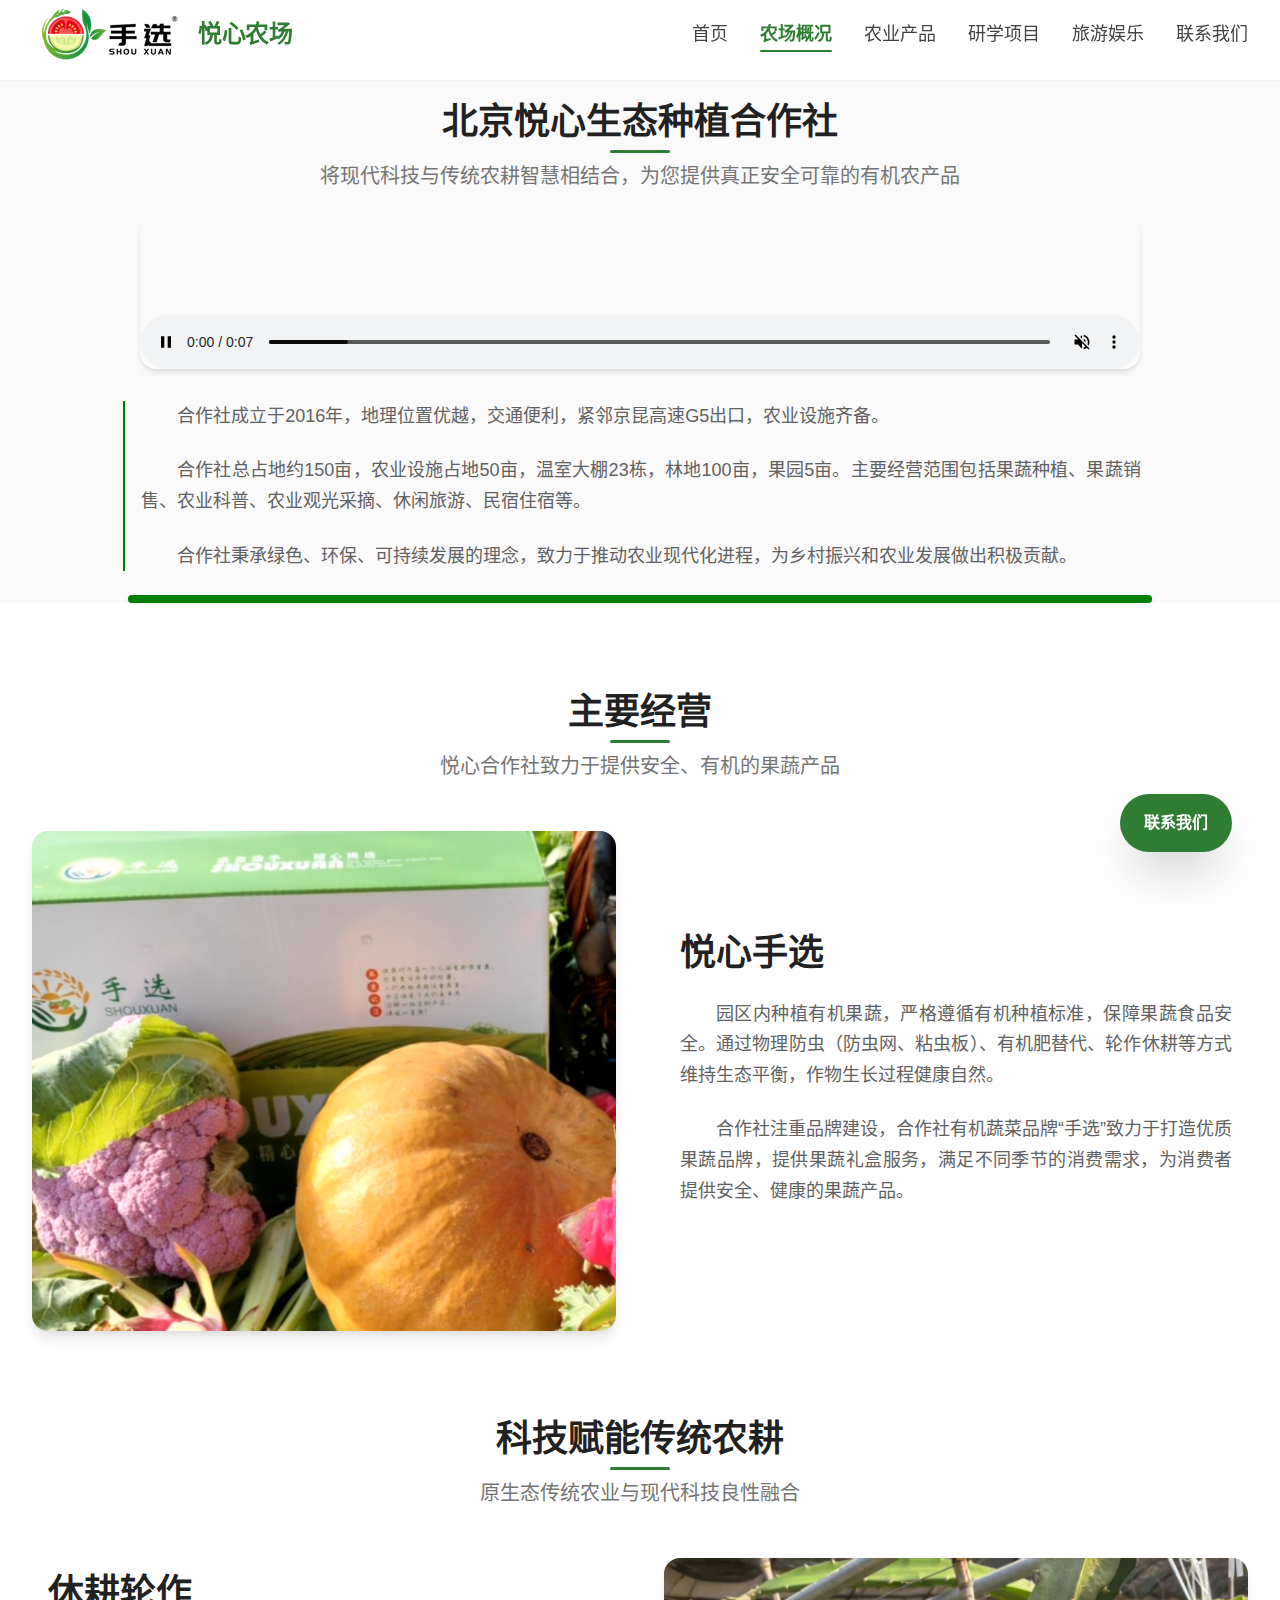
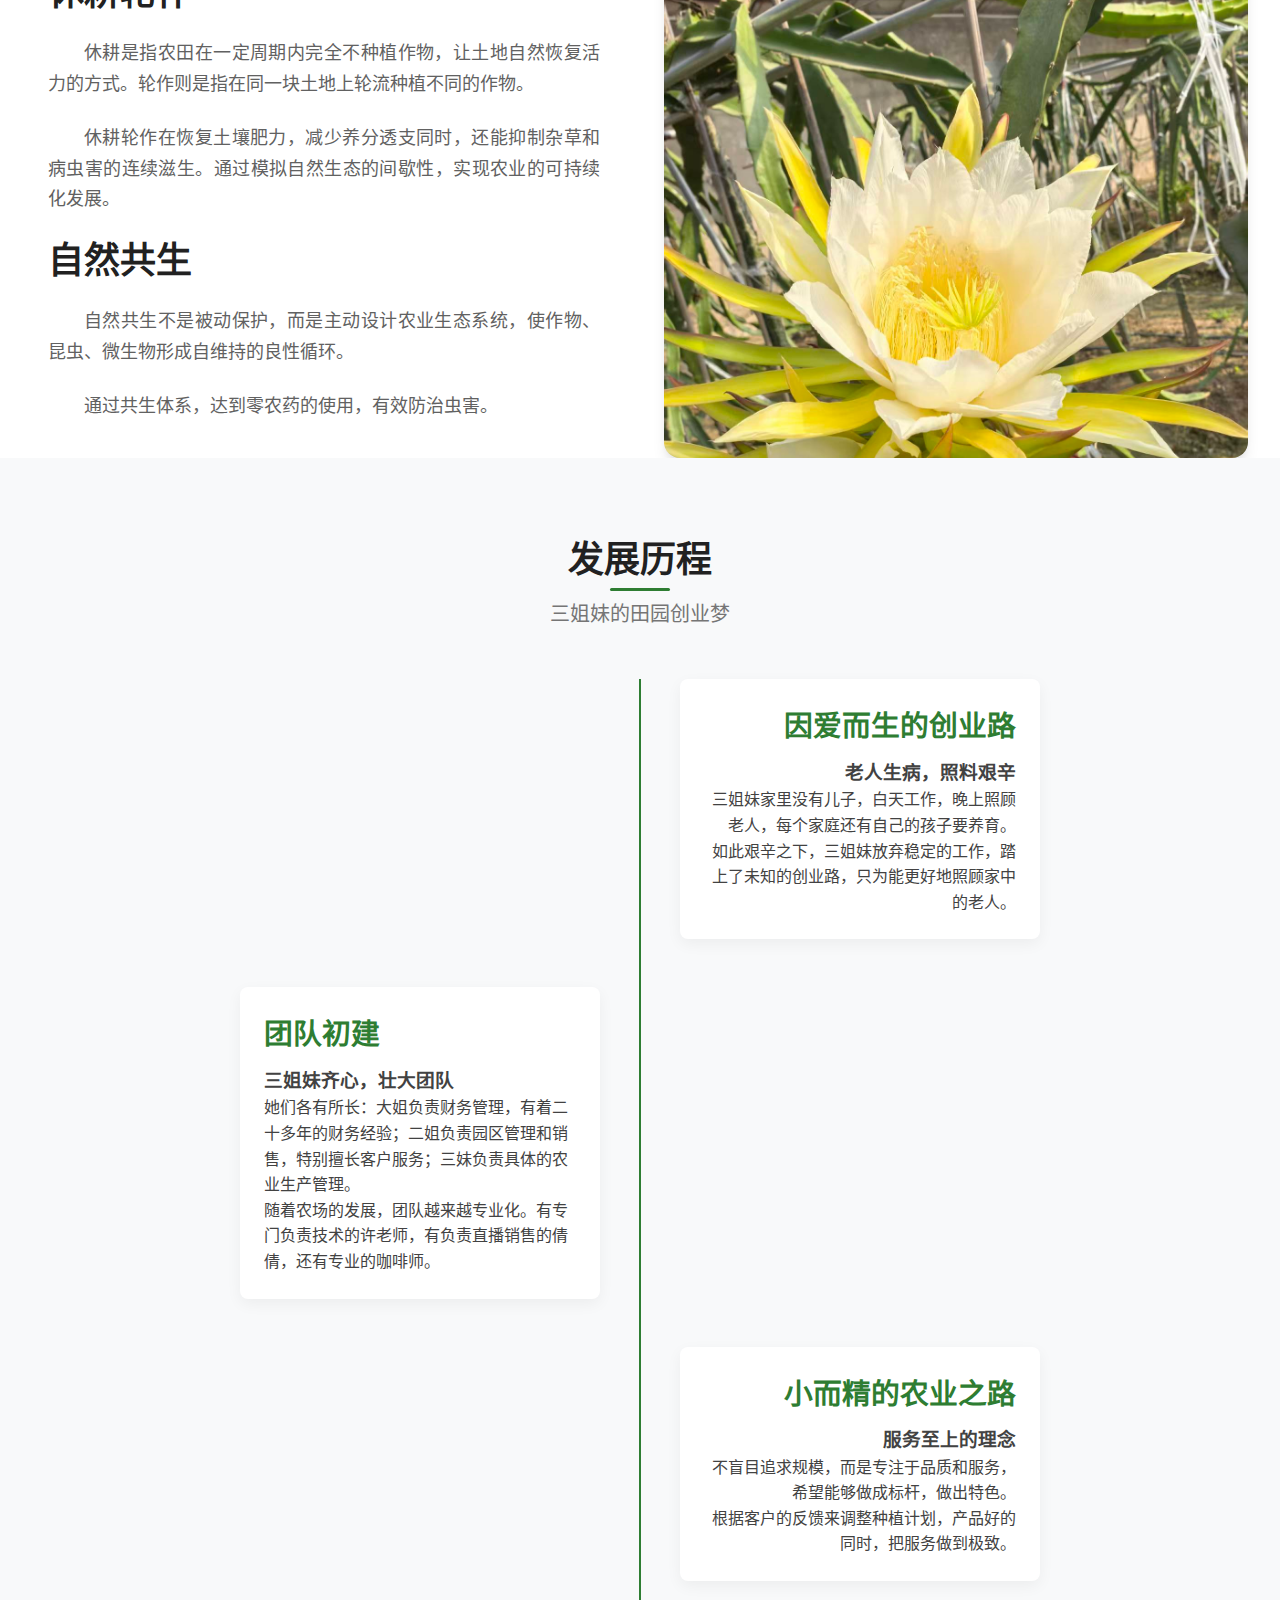
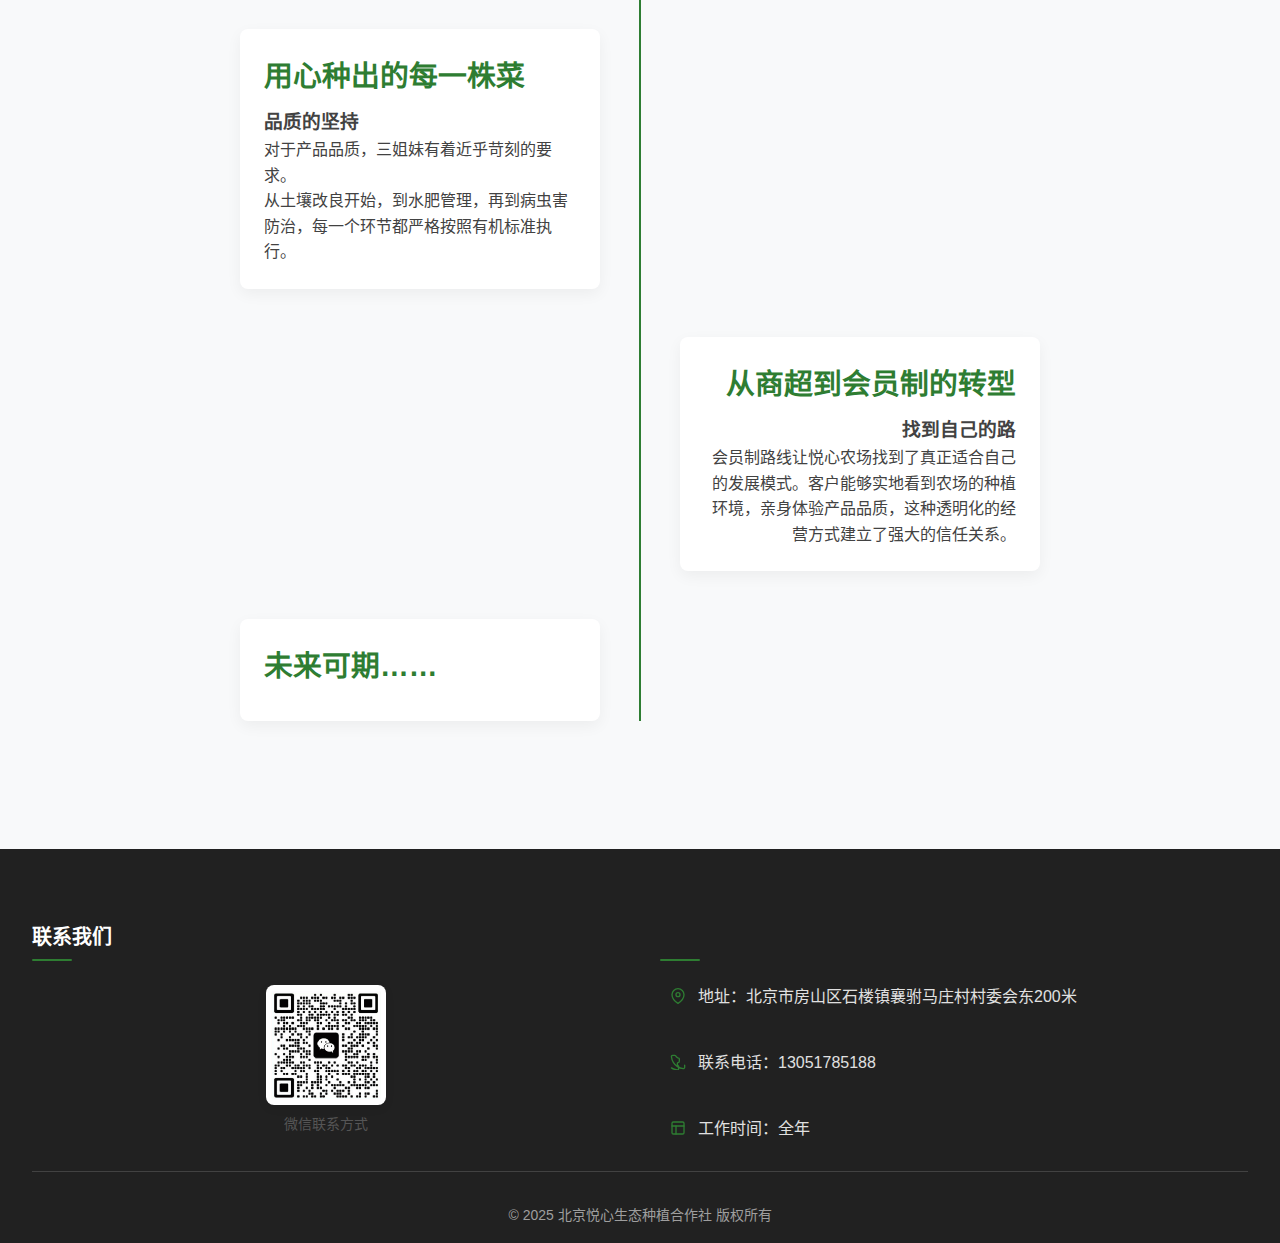
<file: farm.html>
<!DOCTYPE html>
<html lang="zh-CN">

<head>
    <meta charset="UTF-8">
    <meta name="viewport" content="width=device-width, initial-scale=1.0">
    <meta name="description" content="悦心农场 - 北京150亩有机生态农场，提供农事体验、乡村民宿、有机采摘和农业科普教育">
    <meta name="keywords" content="北京有机农场,农事体验,乡村民宿,亲子活动,民宿旅游,亲子采摘,农业科普,果蔬礼盒">
    <title>农场概况 | 悦心农场</title>

    <link rel="icon" href="images/logo/favicon.ico" type="image/x-icon">

    <link rel="stylesheet" href="css/style.css">
</head>

<body>
    <!-- 顶部导航 -->
    <header class="header">
        <div class="container">
            <nav class="navbar">
                <a href="index.html" class="logo">
                    <img src="images/logo/logo.png" alt="悦心农场 - 有机生态种植专业合作社">
                    <span class="logo-text">悦心农场</span>
                </a>
                <button class="mobile-menu-toggle" aria-label="导航菜单">
                    <span class="bar"></span>
                    <span class="bar"></span>
                    <span class="bar"></span>
                </button>
                <ul class="nav-menu">
                    <li class="nav-item"><a href="index.html" class="nav-link">首页</a></li>
                    <li class="nav-item"><a href="farm.html" class="nav-link active">农场概况</a></li>
                    <li class="nav-item"><a href="product.html" class="nav-link">农业产品</a></li>
                    <li class="nav-item"><a href="culture.html" class="nav-link">研学项目</a></li>
                    <li class="nav-item"><a href="travel.html" class="nav-link">旅游娱乐</a></li>
                    <li class="nav-item"><a href="#footer" class="nav-link">联系我们</a></li>
                </ul>
            </nav>
        </div>
    </header>

    <!-- 简介+视频 -->
    <section class="introduction" id="introduction">
        <div class="container">
            <h2 class="section-title" style="text-align: center; margin-top: 100px;">北京悦心生态种植合作社</h2>
            <p class="section-description" style="text-align: center;">将现代科技与传统农耕智慧相结合，为您提供真正安全可靠的有机农产品</p>
            <br>
            <div class="video-container">
                <video id="farmVideo" autoplay muted loop controls>
                    <source src="images/farm/farm-overview.mp4" type="video/mp4">
                    您的浏览器不支持视频标签
                </video>
            </div>
            <div class="farming-text" style="border-left: 2px solid green; max-width: 85%; margin: 0 auto">
                <p>合作社成立于2016年，地理位置优越，交通便利，紧邻京昆高速G5出口，农业设施齐备。</p>
                <p>合作社总占地约150亩，农业设施占地50亩，温室大棚23栋，林地100亩，果园5亩。主要经营范围包括果蔬种植、果蔬销售、农业科普、农业观光采摘、休闲旅游、民宿住宿等。</p>
                <p>合作社秉承绿色、环保、可持续发展的理念，致力于推动农业现代化进程，为乡村振兴和农业发展做出积极贡献。</p>
            </div>
        </div>
    </section>

    <!-- 分隔栏 -->
    <hr style=" 
    border: 0;
    height: 8px; 
    background: green;
    border-radius: 5px;
    margin: 0 auto;
    width: 80%;
    box-shadow: 0 2px 4px rgba(0,0,0,0.1);">

    <!-- 经营介绍 -->
    <section class="organic-farming" id="organic-farming">
        <div class="container">
            <div class="section-header">
                <h2 class="section-title"><br><br>主要经营</h2>
                <p class="section-description">悦心合作社致力于提供安全、有机的果蔬产品</p>
            </div>
            <div class="farming-content">
                <div class="farming-image">
                    <img src="images/farm/organic-farming.png" alt="有机农场图片">
                </div>
                <div class="farming-text">
                    <h3 class="farming-title">悦心手选</h3>
                    <p class="farming-paragraph">
                        园区内种植有机果蔬，严格遵循有机种植标准，保障果蔬食品安全。通过物理防虫（防虫网、粘虫板）、有机肥替代、轮作休耕等方式维持生态平衡，作物生长过程健康自然。
                    </p>
                    <p class="farming-paragraph">
                        合作社注重品牌建设，合作社有机蔬菜品牌“手选”致力于打造优质果蔬品牌，提供果蔬礼盒服务，满足不同季节的消费需求，为消费者提供安全、健康的果蔬产品。
                    </p>
                </div>
            </div>
        </div>
    </section>

    <!-- 农作介绍 -->
    <section class="organic-farming" id="organic-farming">
        <div class="container">
            <div class="section-header">
                <h2 class="section-title"><br><br>科技赋能传统农耕</h2>
                <p class="section-description">原生态传统农业与现代科技良性融合</p>
            </div>
            <div class="farming-content">
                <div class="farming-text">
                    <h3 class="farming-title">休耕轮作</h3>
                    <p class="farming-paragraph">
                        休耕是指农田在一定周期内完全不种植作物，让土地自然恢复活力的方式。轮作则是指在同一块土地上轮流种植不同的作物。
                    </p>
                    <p class="farming-paragraph">
                        休耕轮作在恢复土壤肥力，减少养分透支同时，还能抑制杂草和病虫害的连续滋生。通过模拟自然生态的间歇性，实现农业的可持续化发展。
                    </p>
                    <h3 class="farming-title">自然共生</h3>
                    <p class="farming-paragraph">
                        自然共生不是被动保护，而是主动设计农业生态系统，使作物、昆虫、微生物形成自维持的良性循环。
                    </p>
                    <p class="farming-paragraph">
                        通过共生体系，达到零农药的使用，有效防治虫害。</p>
                </div>
                <div class="farming-image">
                    <img src="images/farm/flw.jpg" alt="农作介绍图片">
                </div>
            </div>
        </div>
    </section>

    <!-- 发展历程 -->
    <section class="section-history" id="development-history">
        <div class="container">
            <div class="section-header">
                <h2 class="section-title">发展历程</h2>
                <p class="section-description">三姐妹的田园创业梦</p>
            </div>

            <div class="timeline">

                <div class="timeline-item">
                    <div class="timeline-content">
                        <div class="timeline-date">因爱而生的创业路</div>
                        <h3 class="timeline-title">老人生病，照料艰辛</h3>
                        <p class="timeline-text">
                            三姐妹家里没有儿子，白天工作，晚上照顾老人，每个家庭还有自己的孩子要养育。<br>
                            如此艰辛之下，三姐妹放弃稳定的工作，踏上了未知的创业路，只为能更好地照顾家中的老人。
                        </p>
                    </div>
                </div>

                <div class="timeline-item">
                    <div class="timeline-content">
                        <div class="timeline-date">团队初建</div>
                        <h3 class="timeline-title">三姐妹齐心，壮大团队</h3>
                        <p class="timeline-text">
                            她们各有所长：大姐负责财务管理，有着二十多年的财务经验；二姐负责园区管理和销售，特别擅长客户服务；三妹负责具体的农业生产管理。<br>
                            随着农场的发展，团队越来越专业化。有专门负责技术的许老师，有负责直播销售的倩倩，还有专业的咖啡师。
                        </p>
                    </div>
                </div>

                <div class="timeline-item">
                    <div class="timeline-content">
                        <div class="timeline-date">小而精的农业之路</div>
                        <h3 class="timeline-title">服务至上的理念</h3>
                        <p class="timeline-text">
                            不盲目追求规模，而是专注于品质和服务，希望能够做成标杆，做出特色。<br>
                            根据客户的反馈来调整种植计划，产品好的同时，把服务做到极致。
                        </p>
                    </div>
                </div>

                <div class="timeline-item">
                    <div class="timeline-content">
                        <div class="timeline-date">用心种出的每一株菜</div>
                        <h3 class="timeline-title">品质的坚持</h3>
                        <p class="timeline-text">对于产品品质，三姐妹有着近乎苛刻的要求。<br>从土壤改良开始，到水肥管理，再到病虫害防治，每一个环节都严格按照有机标准执行。</p>
                    </div>
                </div>

                <div class="timeline-item">
                    <div class="timeline-content">
                        <div class="timeline-date">从商超到会员制的转型</div>
                        <h3 class="timeline-title">找到自己的路</h3>
                        <p class="timeline-text">
                            会员制路线让悦心农场找到了真正适合自己的发展模式。客户能够实地看到农场的种植环境，亲身体验产品品质，这种透明化的经营方式建立了强大的信任关系。</p>
                    </div>
                </div>

                <div class="timeline-item">
                    <div class="timeline-content">
                        <div class="timeline-date">未来可期……</div>
                    </div>
                </div>
            </div>
        </div>
    </section>

    <!-- 核心团队 
    <section class="section-team" id="core-team" aria-label="核心人员">
        <div class="container">
            <div class="section-header">
                <h2 class="section-title">核心团队</h2>
                <p class="section-description">描述</p>
            </div>

            <div class="team-grid">

                <div class="team-member" itemscope itemtype="https://schema.org/Person">
                    <div class="member-photo">
                        <img src="team-ceo.jpg" alt="" itemprop="image">
                        <div class="member-overlay">
                            <div class="social-links">
                                <a href="#" aria-label="LinkedIn"><i class="fab fa-linkedin"></i></a>
                                <a href="#" aria-label="微信"><i class="fab fa-weixin"></i></a>
                            </div>
                        </div>
                    </div>
                    <div class="member-info">
                        <h3 class="member-name" itemprop="name">XX</h3>
                        <p class="member-title" itemprop="jobTitle">XX</p>
                        <p class="member-bio" itemprop="description">XX</p>
                    </div>
                </div>

                <div class="team-member" itemscope itemtype="https://schema.org/Person">
                    <div class="member-photo">
                        <img src="team-cto.jpg" alt="" itemprop="image">
                        <div class="member-overlay">
                            <div class="social-links">
                                <a href="#" aria-label="GitHub"><i class="fab fa-github"></i></a>
                            </div>
                        </div>
                    </div>
                    <div class="member-info">
                        <h3 class="member-name" itemprop="name">XX</h3>
                        <p class="member-title" itemprop="jobTitle">XX</p>
                        <p class="member-bio" itemprop="description">XX</p>
                    </div>
                </div>

                <div class="team-member" itemscope itemtype="https://schema.org/Person">
                    <div class="member-photo">
                        <img src="team-cfo.jpg" alt="" itemprop="image">
                        <div class="member-overlay">
                            <div class="social-links">
                                <a href="#" aria-label="微信"><i class="fab fa-weixin"></i></a>
                            </div>
                        </div>
                    </div>
                    <div class="member-info">
                        <h3 class="member-name" itemprop="name">姓名</h3>
                        <p class="member-title" itemprop="jobTitle">职务</p>
                        <p class="member-bio" itemprop="description">描述</p>
                    </div>
                </div>
            </div>

        </div>
    </section>-->

    <!-- 页脚 -->
    <footer class="footer" id="footer">
        <div class="container">
            <div class="footer-grid">
                <div class="footer-col">
                    <h4 class="footer-title">联系我们</h4>
                    <div class="qr-codes">
                        <div class="qr-code">
                            <img src="images/contact/wechat.png" alt="悦心农场微信联系方式">
                            <p>微信联系方式</p>
                        </div><!-- 
                        <div class="qr-code">
                            <img src="images/contact/video-qr.png" alt="悦心农场视频号">
                            <p>视频号</p>
                        </div> -->
                    </div>
                </div>
                <div class="footer-col">
                    <h4><br></h4>
                    <ul class="footer-contact">
                        <li>
                            <svg xmlns="http://www.w3.org/2000/svg" width="16" height="16" viewBox="0 0 24 24"
                                fill="none" stroke="currentColor" stroke-width="2" stroke-linecap="round"
                                stroke-linejoin="round">
                                <path d="M21 10c0 7-9 13-9 13s-9-6-9-13a9 9 0 0 1 18 0z"></path>
                                <circle cx="12" cy="10" r="3"></circle>
                            </svg>
                            地址：北京市房山区石楼镇襄驸马庄村村委会东200米
                        </li>
                        <li>
                            <svg xmlns="http://www.w3.org/2000/svg" width="16" height="16" viewBox="0 0 24 24"
                                fill="none" stroke="currentColor" stroke-width="2" stroke-linecap="round"
                                stroke-linejoin="round">
                                <path
                                    d="M22 16.92v3a2 2 0 0 1-2.18 2 19.79 19.79 0 0 1-8.63-3.07 19.5 19.5 0 0 1-6-6 19.79 19.79 0 0 1-3.07-8.67A2 2 0 0 1 4.11 2h3a2 2 0 0 1 2 1.72 10.05 10.05 0 0 0 2.58 2.04A2 2 0 0 1 14 8v3a2 2 0 0 1-2 2 2 2 0 0 0-1 1.72v.76a2 2 0 0 0 1 1.72 2 2 0 0 1 1 1.72v3a2 2 0 0 1-2.18 2 19.79 19.79 0 0 1-8.63-3.07">
                                </path>
                            </svg>
                            联系电话：13051785188
                        </li>
                        <li>
                            <svg xmlns="http://www.w3.org/2000/svg" width="16" height="16" viewBox="0 0 24 24"
                                fill="none" stroke="currentColor" stroke-width="2" stroke-linecap="round"
                                stroke-linejoin="round">
                                <rect x="3" y="3" width="18" height="18" rx="2" ry="2"></rect>
                                <line x1="3" y1="9" x2="21" y2="9"></line>
                                <line x1="9" y1="21" x2="9" y2="9"></line>
                            </svg>
                            工作时间：全年
                        </li>
                    </ul>
                </div>
            </div>
            <div class="footer-bottom">
                <p class="copyright">© 2025 北京悦心生态种植合作社 版权所有</p>
            </div>
        </div>
    </footer>

    <!-- 联系我们悬浮按钮 -->
    <div class="floating-contact">
        <div class="contact-btn">
            <span>联系我们</span>
        </div>
        <div class="contact-details">
            <div class="contact-info">
                <div class="contact-item">
                    <svg xmlns="http://www.w3.org/2000/svg" width="16" height="16" viewBox="0 0 24 24" fill="none"
                        stroke="currentColor" stroke-width="2" stroke-linecap="round" stroke-linejoin="round">
                        <path d="M21 10c0 7-9 13-9 13s-9-6-9-13a9 9 0 0 1 18 0z"></path>
                        <circle cx="12" cy="10" r="3"></circle>
                    </svg>
                    <span>地址：北京市房山区石楼镇襄驸马庄村村委会东200米</span>
                </div>
                <div class="contact-item">
                    <svg xmlns="http://www.w3.org/2000/svg" width="16" height="16" viewBox="0 0 24 24" fill="none"
                        stroke="currentColor" stroke-width="2" stroke-linecap="round" stroke-linejoin="round">
                        <path
                            d="M22 16.92v3a2 2 0 0 1-2.18 2 19.79 19.79 0 0 1-8.63-3.07 19.5 19.5 0 0 1-6-6 19.79 19.79 0 0 1-3.07-8.67A2 2 0 0 1 4.11 2h3a2 2 0 0 1 2 1.72 10.05 10.05 0 0 0 2.58 2.04A2 2 0 0 1 14 8v3a2 2 0 0 1-2 2 2 2 0 0 0-1 1.72v.76a2 2 0 0 0 1 1.72 2 2 0 0 1 1 1.72v3a2 2 0 0 1-2.18 2 19.79 19.79 0 0 1-8.63-3.07">
                        </path>
                    </svg>
                    <span>联系电话：13051785188</span>
                </div>
                <div class="contact-item">
                    <svg xmlns="http://www.w3.org/2000/svg" width="16" height="16" viewBox="0 0 24 24" fill="none"
                        stroke="currentColor" stroke-width="2" stroke-linecap="round" stroke-linejoin="round">
                        <rect x="3" y="3" width="18" height="18" rx="2" ry="2"></rect>
                        <line x1="3" y1="9" x2="21" y2="9"></line>
                        <line x1="9" y1="21" x2="9" y2="9"></line>
                    </svg>
                    <span>工作时间：全年</span>
                </div>
                <div class="wechat-qr">
                    <div class="qr-container">
                        <img src="images/contact/wechat.png" alt="悦心农场微信二维码">
                        <span>微信扫码咨询</span>
                    </div>
                </div>
            </div>
        </div>
    </div>

    <script src="js/main.js"></script>
</body>

</html>
</file>
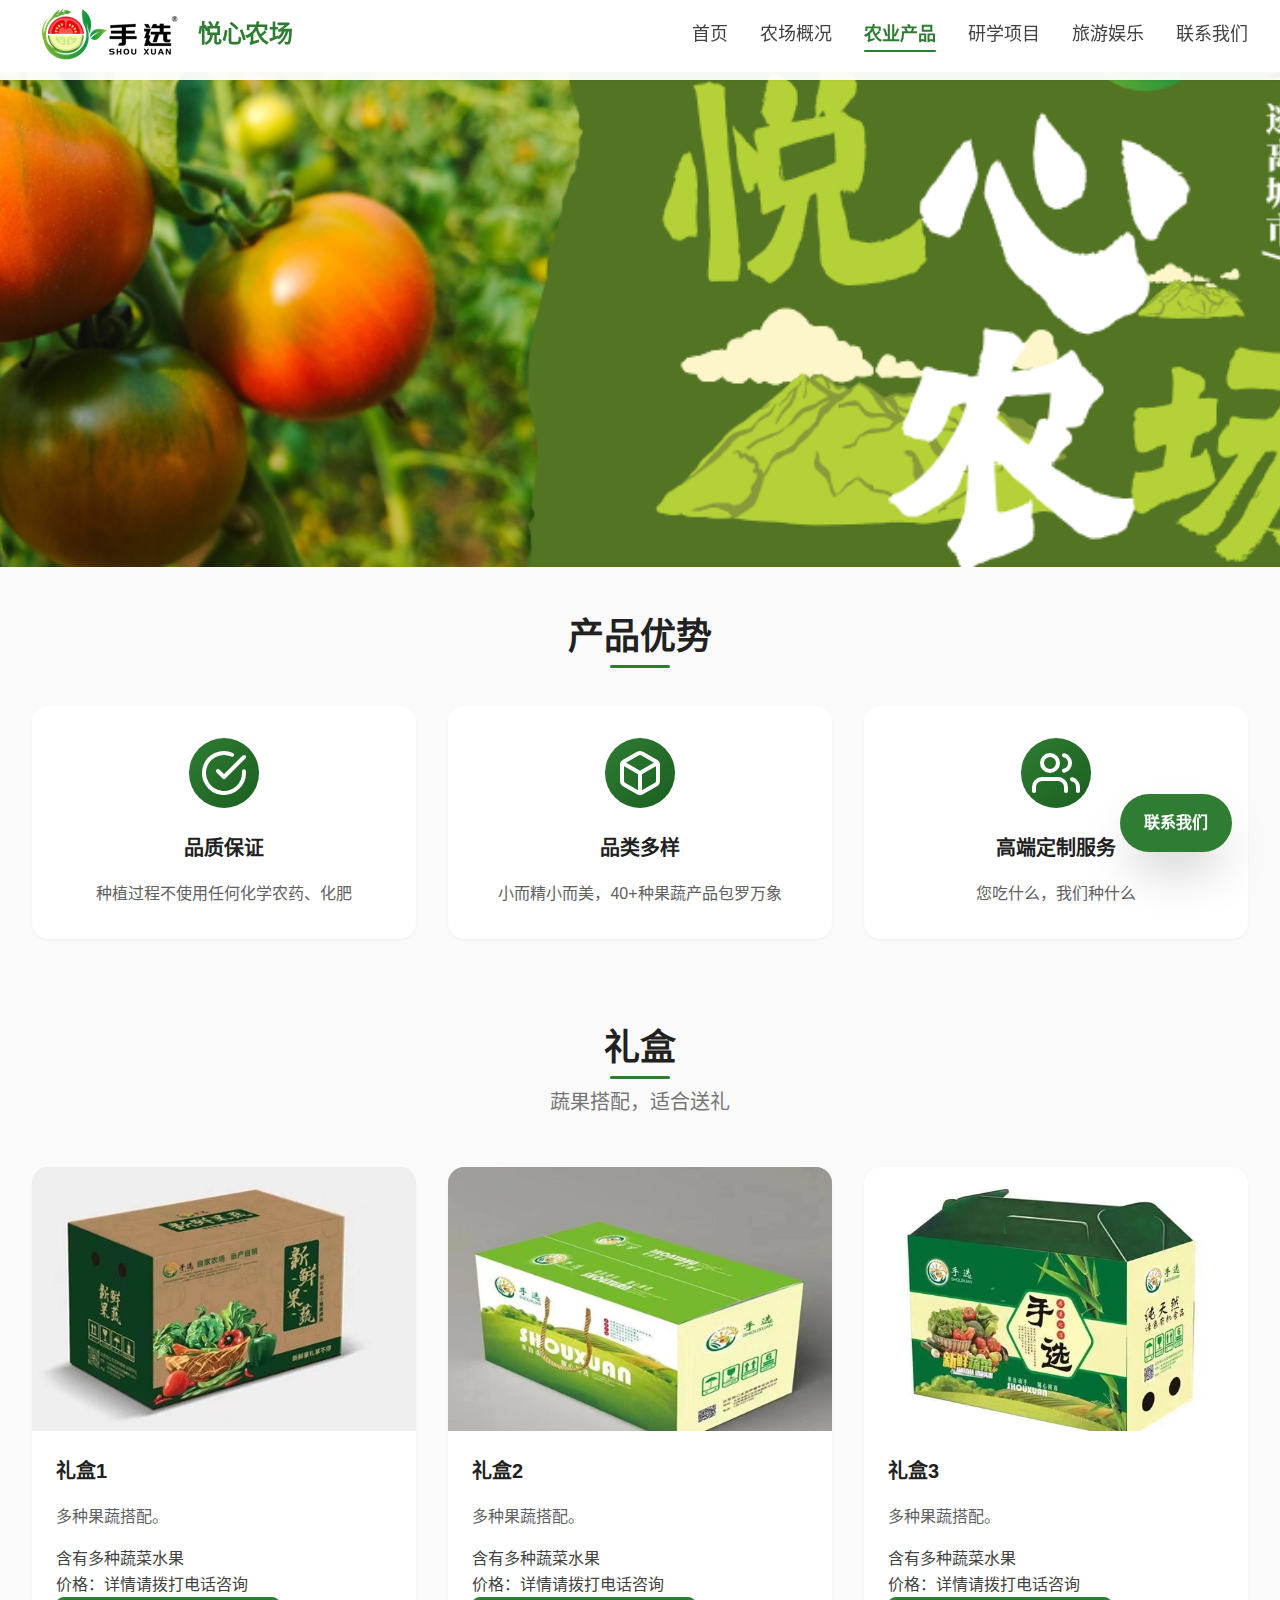
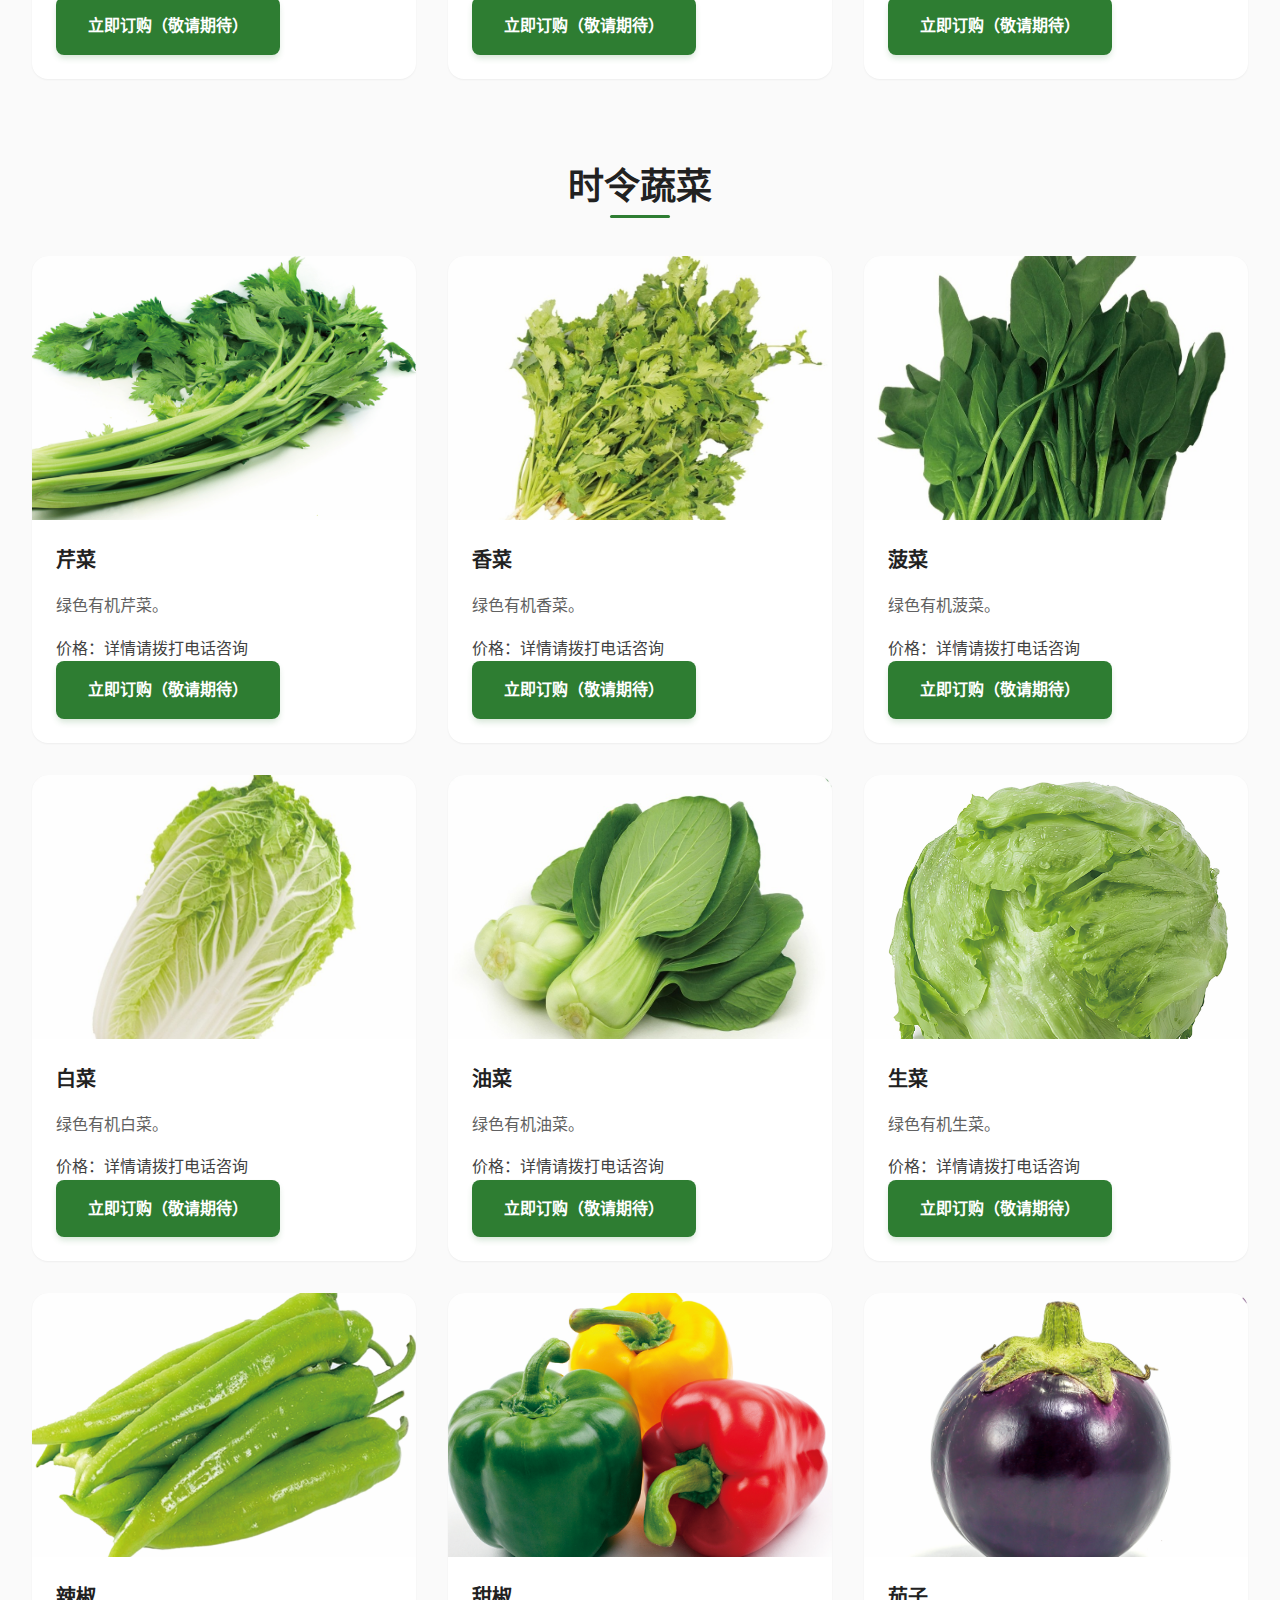
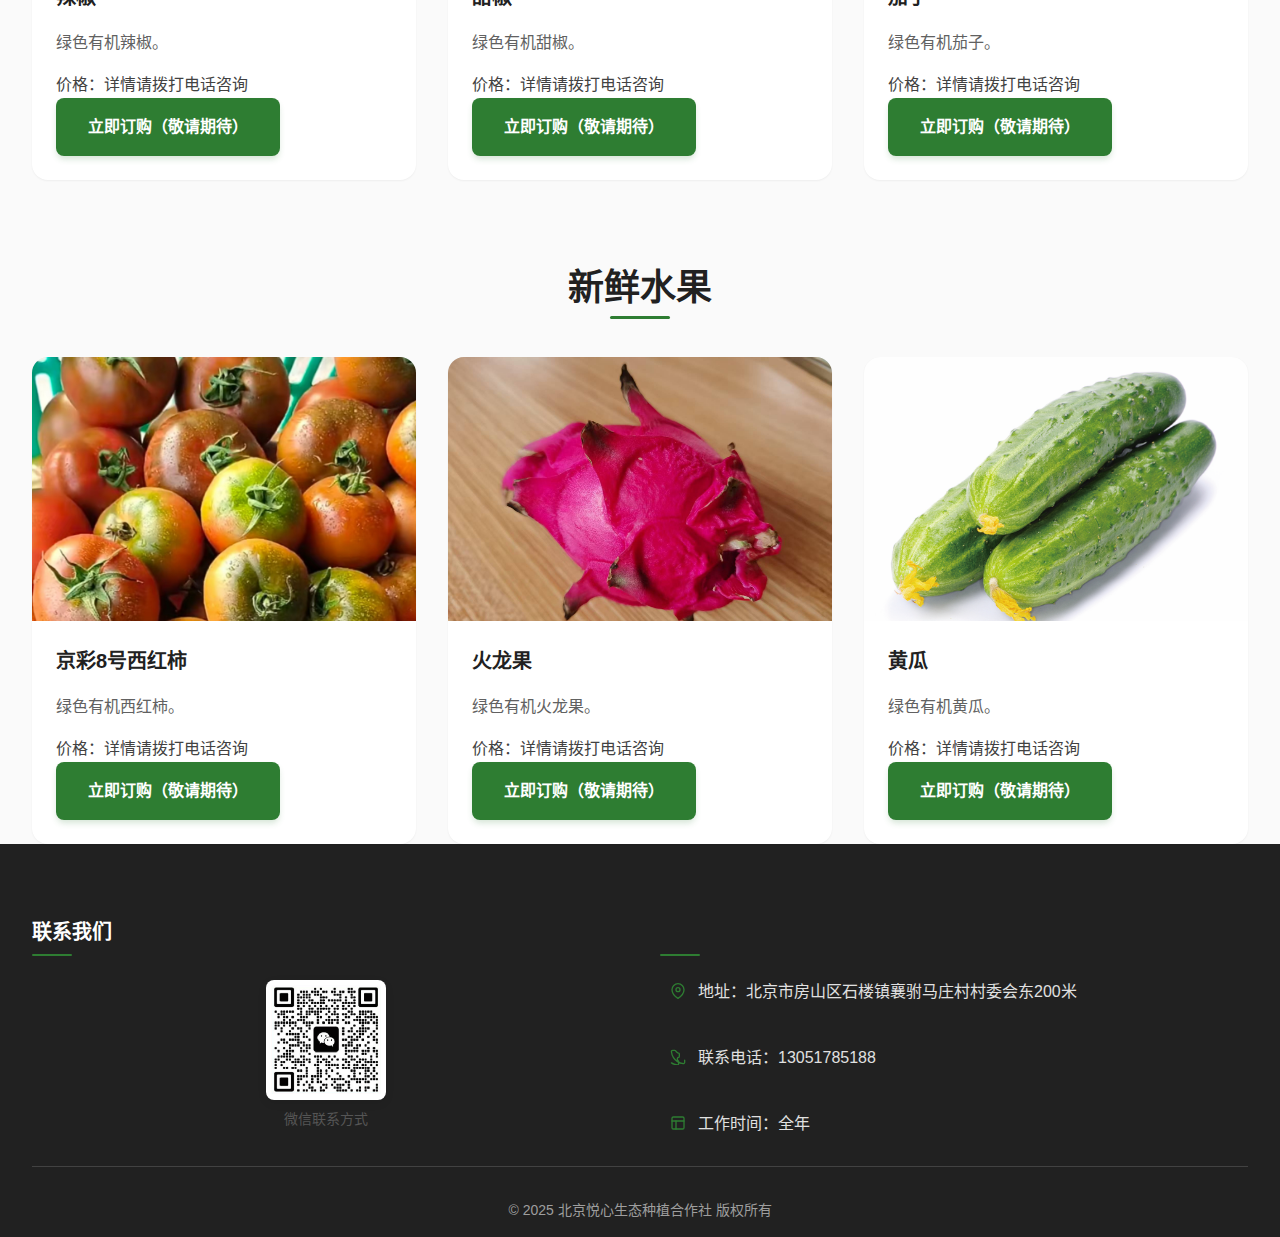
<file: product.html>
<!DOCTYPE html>
<html lang="zh-CN">

<head>
    <meta charset="UTF-8">
    <meta name="viewport" content="width=device-width, initial-scale=1.0">
    <meta name="description" content="悦心农场 - 北京150亩有机生态农场，提供农事体验、乡村民宿、有机采摘和农业科普教育">
    <meta name="keywords" content="北京有机农场,农事体验,乡村民宿,亲子活动,民宿旅游,亲子采摘,农业科普,果蔬礼盒">
    <title>农业产品 | 悦心农场</title>

    <link rel="icon" href="images/logo/favicon.ico" type="image/x-icon">

    <link rel="stylesheet" href="css/style.css">
</head>

<body>
    <!-- 顶部导航 -->
    <header class="header">
        <div class="container">
            <nav class="navbar">
                <a href="index.html" class="logo">
                    <img src="images/logo/logo.png" alt="悦心农场 - 有机生态种植专业合作社">
                    <span class="logo-text">悦心农场</span>
                </a>
                <button class="mobile-menu-toggle" aria-label="导航菜单">
                    <span class="bar"></span>
                    <span class="bar"></span>
                    <span class="bar"></span>
                </button>
                <ul class="nav-menu">
                    <li class="nav-item"><a href="index.html" class="nav-link">首页</a></li>
                    <li class="nav-item"><a href="farm.html" class="nav-link">农场概况</a></li>
                    <li class="nav-item"><a href="product.html" class="nav-link active">农业产品</a></li>
                    <li class="nav-item"><a href="culture.html" class="nav-link">研学项目</a></li>
                    <li class="nav-item"><a href="travel.html" class="nav-link">旅游娱乐</a></li>
                    <li class="nav-item"><a href="#footer" class="nav-link">联系我们</a></li>
                </ul>
            </nav>
        </div>
    </header>

    <!-- 海报 -->
    <section class="banner-section">
        <div class="banner-image-container">
            <img src="images/products/product-banner.png" alt="悦心农场海报" class="banner-image">
        </div>
    </section>

    <!-- 产品优势 -->
    <section class="product-advantages">
        <div class="container">
            <div class="section-header">
                <h2 class="section-title">产品优势</h2>
            </div>
            <div class="advantages-grid">
                <div class="advantage-card">
                    <div class="advantage-icon">
                        <svg xmlns="http://www.w3.org/2000/svg" width="48" height="48" viewBox="0 0 24 24" fill="none"
                            stroke="currentColor" stroke-width="2" stroke-linecap="round" stroke-linejoin="round">
                            <path d="M22 11.08V12a10 10 0 1 1-5.93-9.14"></path>
                            <polyline points="22 4 12 14.01 9 11.01"></polyline>
                        </svg>
                    </div>
                    <h3 class="advantage-title">品质保证</h3>
                    <p class="advantage-text">种植过程不使用任何化学农药、化肥</p>
                </div>
                <div class="advantage-card">
                    <div class="advantage-icon">
                        <svg xmlns="http://www.w3.org/2000/svg" width="48" height="48" viewBox="0 0 24 24" fill="none"
                            stroke="currentColor" stroke-width="2" stroke-linecap="round" stroke-linejoin="round">
                            <path
                                d="M21 16V8a2 2 0 0 0-1-1.73l-7-4a2 2 0 0 0-2 0l-7 4A2 2 0 0 0 3 8v8a2 2 0 0 0 1 1.73l7 4a2 2 0 0 0 2 0l7-4A2 2 0 0 0 21 16z">
                            </path>
                            <polyline points="3.27 6.96 12 12.01 20.73 6.96"></polyline>
                            <line x1="12" y1="22.08" x2="12" y2="12"></line>
                        </svg>
                    </div>
                    <h3 class="advantage-title">品类多样</h3>
                    <p class="advantage-text">小而精小而美，40+种果蔬产品包罗万象</p>
                </div>
                <div class="advantage-card">
                    <div class="advantage-icon">
                        <svg xmlns="http://www.w3.org/2000/svg" width="48" height="48" viewBox="0 0 24 24" fill="none"
                            stroke="currentColor" stroke-width="2" stroke-linecap="round" stroke-linejoin="round">
                            <path d="M17 21v-2a4 4 0 0 0-4-4H5a4 4 0 0 0-4 4v2"></path>
                            <circle cx="9" cy="7" r="4"></circle>
                            <path d="M23 21v-2a4 4 0 0 0-3-3.87"></path>
                            <path d="M16 3.13a4 4 0 0 1 0 7.75"></path>
                        </svg>
                    </div>
                    <h3 class="advantage-title">高端定制服务</h3>
                    <p class="advantage-text">您吃什么，我们种什么</p>
                </div>
            </div>
        </div>
    </section>

    <!-- 礼盒 -->
    <section class="featured-products" id="featured-products" style="background-color: var(--bg-light);">
        <div class="container">
            <div class="section-header">
                <h2 class="section-title"><br><br></ve>礼盒</h2>
                <p class="section-description">蔬果搭配，适合送礼</p>
            </div>
            <div class="products-grid">
                <div class="product-card full-width" id="tomato">
                    <div class="product-image">
                        <img src="images/products/礼盒1.jpg">
                    </div>
                    <div class="product-content">
                        <h3 class="product-title">礼盒1</h3>
                        <p class="product-description">多种果蔬搭配。</p>
                        <ul class="product-features">
                            <li>含有多种蔬菜水果</li>
                        </ul>
                        <p class="product-price">价格：详情请拨打电话咨询</p>
                        <a href="#美团.html" class="btn btn-primary">立即订购（敬请期待）</a>
                    </div>
                </div>
                <div class="product-card" id="flying-saucer">
                    <div class="product-image">
                        <img src="images/products/礼盒2.jpg">
                    </div>
                    <div class="product-content">
                        <h3 class="product-title">礼盒2</h3>
                        <p class="product-description">多种果蔬搭配。</p>
                        <ul class="product-features">
                            <li>含有多种蔬菜水果</li>
                        </ul>
                        <p class="product-price">价格：详情请拨打电话咨询</p>
                        <a href="#美团.html" class="btn btn-primary">立即订购（敬请期待）</a>
                    </div>
                </div>
                <div class="product-card" id="banana-zucchini">
                    <div class="product-image">
                        <img src="images/products/礼盒3.jpg">
                    </div>
                    <div class="product-content">
                        <h3 class="product-title">礼盒3</h3>
                        <p class="product-description">多种果蔬搭配。</p>
                        <ul class="product-features">
                            <li>含有多种蔬菜水果</li>
                        </ul>
                        <p class="product-price">价格：详情请拨打电话咨询</p>
                        <a href="#美团.html" class="btn btn-primary">立即订购（敬请期待）</a>
                    </div>
                </div>
            </div>
        </div>
    </section>

    <!-- 时令蔬菜：三类菜 -->
    <section class="featured-products" id="featured-products" style="background-color: var(--bg-light);">
        <div class="container">
            <div class="section-header">
                <h2 class="section-title"><br><br></ve>时令蔬菜</h2>
                <p class="section-description"></p>
            </div>
            <div class="products-grid">
                <div class="product-card full-width" id="tomato">
                    <div class="product-image">
                        <img src="images/products/芹菜.png">
                    </div>
                    <div class="product-content">
                        <h3 class="product-title">芹菜</h3>
                        <p class="product-description">绿色有机芹菜。</p>
                        <ul class="product-features">
                            <li></li>
                        </ul>
                        <p class="product-price">价格：详情请拨打电话咨询</p>
                        <a href="#美团.html" class="btn btn-primary">立即订购（敬请期待）</a>
                    </div>
                </div>
                <div class="product-card" id="flying-saucer">
                    <div class="product-image">
                        <img src="images/products/11-香菜.jpg" alt="香菜">
                    </div>
                    <div class="product-content">
                        <h3 class="product-title">香菜</h3>
                        <p class="product-description">绿色有机香菜。</p>
                        <ul class="product-features">
                            <li></li>
                        </ul>
                        <p class="product-price">价格：详情请拨打电话咨询</p>
                        <a href="#美团.html" class="btn btn-primary">立即订购（敬请期待）</a>
                    </div>
                </div>
                <div class="product-card" id="banana-zucchini">
                    <div class="product-image">
                        <img src="images/products/13-菠菜.jpg" alt="菠菜">
                    </div>
                    <div class="product-content">
                        <h3 class="product-title">菠菜</h3>
                        <p class="product-description">绿色有机菠菜。</p>
                        <ul class="product-features">
                            <li></li>
                        </ul>
                        <p class="product-price">价格：详情请拨打电话咨询</p>
                        <a href="#美团.html" class="btn btn-primary">立即订购（敬请期待）</a>
                    </div>
                </div>
                <div class="product-card" id="banana-zucchini">
                    <div class="product-image">
                        <img src="images/products/16-白菜.jpg" alt="白菜">
                    </div>
                    <div class="product-content">
                        <h3 class="product-title">白菜</h3>
                        <p class="product-description">绿色有机白菜。</p>
                        <ul class="product-features">
                            <li></li>
                        </ul>
                        <p class="product-price">价格：详情请拨打电话咨询</p>
                        <a href="#美团.html" class="btn btn-primary">立即订购（敬请期待）</a>
                    </div>
                </div>
                <div class="product-card" id="banana-zucchini">
                    <div class="product-image">
                        <img src="images/products/17-油菜.jpg" alt="油菜">
                    </div>
                    <div class="product-content">
                        <h3 class="product-title">油菜</h3>
                        <p class="product-description">绿色有机油菜。</p>
                        <ul class="product-features">
                            <li></li>
                        </ul>
                        <p class="product-price">价格：详情请拨打电话咨询</p>
                        <a href="#美团.html" class="btn btn-primary">立即订购（敬请期待）</a>
                    </div>
                </div>
                <div class="product-card" id="banana-zucchini">
                    <div class="product-image">
                        <img src="images/products/生菜.png" alt="生菜">
                    </div>
                    <div class="product-content">
                        <h3 class="product-title">生菜</h3>
                        <p class="product-description">绿色有机生菜。</p>
                        <ul class="product-features">
                            <li></li>
                        </ul>
                        <p class="product-price">价格：详情请拨打电话咨询</p>
                        <a href="#美团.html" class="btn btn-primary">立即订购（敬请期待）</a>
                    </div>
                </div>
                <div class="product-card" id="banana-zucchini">
                    <div class="product-image">
                        <img src="images/products/辣椒.png" alt="辣椒">
                    </div>
                    <div class="product-content">
                        <h3 class="product-title">辣椒</h3>
                        <p class="product-description">绿色有机辣椒。</p>
                        <ul class="product-features">
                            <li></li>
                        </ul>
                        <p class="product-price">价格：详情请拨打电话咨询</p>
                        <a href="#美团.html" class="btn btn-primary">立即订购（敬请期待）</a>
                    </div>
                </div>
                <div class="product-card" id="banana-zucchini">
                    <div class="product-image">
                        <img src="images/products/甜椒.png" alt="甜椒">
                    </div>
                    <div class="product-content">
                        <h3 class="product-title">甜椒</h3>
                        <p class="product-description">绿色有机甜椒。</p>
                        <ul class="product-features">
                            <li></li>
                        </ul>
                        <p class="product-price">价格：详情请拨打电话咨询</p>
                        <a href="#美团.html" class="btn btn-primary">立即订购（敬请期待）</a>
                    </div>
                </div>
                <div class="product-card" id="banana-zucchini">
                    <div class="product-image">
                        <img src="images/products/茄子.png" alt="茄子">
                    </div>
                    <div class="product-content">
                        <h3 class="product-title">茄子</h3>
                        <p class="product-description">绿色有机茄子。</p>
                        <ul class="product-features">
                            <li></li>
                        </ul>
                        <p class="product-price">价格：详情请拨打电话咨询</p>
                        <a href="#美团.html" class="btn btn-primary">立即订购（敬请期待）</a>
                    </div>
                </div>
            </div>
        </div>
    </section>

    <!-- 新鲜水果 -->
    <section class="featured-products" id="featured-products" style="background-color: var(--bg-light);">
        <div class="container">
            <div class="section-header">
                <h2 class="section-title"><br><br>新鲜水果</h2>
                <p class="section-description"></p>
            </div>
            <div class="products-grid">
                <div class="product-card full-width" id="tomato">
                    <div class="product-image">
                        <img src="images/products/tomato.jpg" alt="京彩8号西红柿">
                    </div>
                    <div class="product-content">
                        <h3 class="product-title">京彩8号西红柿</h3>
                        <p class="product-description">绿色有机西红柿。</p>
                        <ul class="product-features">
                            <li></li>
                        </ul>
                        <p class="product-price">价格：详情请拨打电话咨询</p>
                        <a href="#美团.html" class="btn btn-primary">立即订购（敬请期待）</a>
                    </div>
                </div>
                <div class="product-card" id="flying-saucer">
                    <div class="product-image">
                        <img src="images/products/火龙果.jpg" alt="火龙果">
                    </div>
                    <div class="product-content">
                        <h3 class="product-title">火龙果</h3>
                        <p class="product-description">绿色有机火龙果。</p>
                        <ul class="product-features">
                            <li></li>
                        </ul>
                        <p class="product-price">价格：详情请拨打电话咨询</p>
                        <a href="#美团.html" class="btn btn-primary">立即订购（敬请期待）</a>
                    </div>
                </div>
                <div class="product-card" id="banana-zucchini">
                    <div class="product-image">
                        <img src="images/products/cucumber.png" alt="黄瓜">
                    </div>
                    <div class="product-content">
                        <h3 class="product-title">黄瓜</h3>
                        <p class="product-description">绿色有机黄瓜。</p>
                        <ul class="product-features">
                            <li></li>
                        </ul>
                        <p class="product-price">价格：详情请拨打电话咨询</p>
                        <a href="#美团.html" class="btn btn-primary">立即订购（敬请期待）</a>
                    </div>
                </div>
            </div>
        </div>
    </section>

    <!-- 页脚 -->
    <footer class="footer" id="footer">
        <div class="container">
            <div class="footer-grid">
                <div class="footer-col">
                    <h4 class="footer-title">联系我们</h4>
                    <div class="qr-codes">
                        <div class="qr-code">
                            <img src="images/contact/wechat.png" alt="悦心农场微信联系方式">
                            <p>微信联系方式</p>
                        </div><!-- 
                        <div class="qr-code">
                            <img src="images/contact/video-qr.png" alt="悦心农场视频号">
                            <p>视频号</p>
                        </div> -->
                    </div>
                </div>
                <div class="footer-col">
                    <h4><br></h4>
                    <ul class="footer-contact">
                        <li>
                            <svg xmlns="http://www.w3.org/2000/svg" width="16" height="16" viewBox="0 0 24 24"
                                fill="none" stroke="currentColor" stroke-width="2" stroke-linecap="round"
                                stroke-linejoin="round">
                                <path d="M21 10c0 7-9 13-9 13s-9-6-9-13a9 9 0 0 1 18 0z"></path>
                                <circle cx="12" cy="10" r="3"></circle>
                            </svg>
                            地址：北京市房山区石楼镇襄驸马庄村村委会东200米
                        </li>
                        <li>
                            <svg xmlns="http://www.w3.org/2000/svg" width="16" height="16" viewBox="0 0 24 24"
                                fill="none" stroke="currentColor" stroke-width="2" stroke-linecap="round"
                                stroke-linejoin="round">
                                <path
                                    d="M22 16.92v3a2 2 0 0 1-2.18 2 19.79 19.79 0 0 1-8.63-3.07 19.5 19.5 0 0 1-6-6 19.79 19.79 0 0 1-3.07-8.67A2 2 0 0 1 4.11 2h3a2 2 0 0 1 2 1.72 10.05 10.05 0 0 0 2.58 2.04A2 2 0 0 1 14 8v3a2 2 0 0 1-2 2 2 2 0 0 0-1 1.72v.76a2 2 0 0 0 1 1.72 2 2 0 0 1 1 1.72v3a2 2 0 0 1-2.18 2 19.79 19.79 0 0 1-8.63-3.07">
                                </path>
                            </svg>
                            联系电话：13051785188
                        </li>
                        <li>
                            <svg xmlns="http://www.w3.org/2000/svg" width="16" height="16" viewBox="0 0 24 24"
                                fill="none" stroke="currentColor" stroke-width="2" stroke-linecap="round"
                                stroke-linejoin="round">
                                <rect x="3" y="3" width="18" height="18" rx="2" ry="2"></rect>
                                <line x1="3" y1="9" x2="21" y2="9"></line>
                                <line x1="9" y1="21" x2="9" y2="9"></line>
                            </svg>
                            工作时间：全年
                        </li>
                    </ul>
                </div>
            </div>
            <div class="footer-bottom">
                <p class="copyright">© 2025 北京悦心生态种植合作社 版权所有</p>
            </div>
        </div>
    </footer>

    <!-- 联系我们悬浮按钮 -->
    <div class="floating-contact">
        <div class="contact-btn">
            <span>联系我们</span>
        </div>
        <div class="contact-details">
            <div class="contact-info">
                <div class="contact-item">
                    <svg xmlns="http://www.w3.org/2000/svg" width="16" height="16" viewBox="0 0 24 24" fill="none"
                        stroke="currentColor" stroke-width="2" stroke-linecap="round" stroke-linejoin="round">
                        <path d="M21 10c0 7-9 13-9 13s-9-6-9-13a9 9 0 0 1 18 0z"></path>
                        <circle cx="12" cy="10" r="3"></circle>
                    </svg>
                    <span>地址：北京市房山区石楼镇襄驸马庄村村委会东200米</span>
                </div>
                <div class="contact-item">
                    <svg xmlns="http://www.w3.org/2000/svg" width="16" height="16" viewBox="0 0 24 24" fill="none"
                        stroke="currentColor" stroke-width="2" stroke-linecap="round" stroke-linejoin="round">
                        <path
                            d="M22 16.92v3a2 2 0 0 1-2.18 2 19.79 19.79 0 0 1-8.63-3.07 19.5 19.5 0 0 1-6-6 19.79 19.79 0 0 1-3.07-8.67A2 2 0 0 1 4.11 2h3a2 2 0 0 1 2 1.72 10.05 10.05 0 0 0 2.58 2.04A2 2 0 0 1 14 8v3a2 2 0 0 1-2 2 2 2 0 0 0-1 1.72v.76a2 2 0 0 0 1 1.72 2 2 0 0 1 1 1.72v3a2 2 0 0 1-2.18 2 19.79 19.79 0 0 1-8.63-3.07">
                        </path>
                    </svg>
                    <span>联系电话：13051785188</span>
                </div>
                <div class="contact-item">
                    <svg xmlns="http://www.w3.org/2000/svg" width="16" height="16" viewBox="0 0 24 24" fill="none"
                        stroke="currentColor" stroke-width="2" stroke-linecap="round" stroke-linejoin="round">
                        <rect x="3" y="3" width="18" height="18" rx="2" ry="2"></rect>
                        <line x1="3" y1="9" x2="21" y2="9"></line>
                        <line x1="9" y1="21" x2="9" y2="9"></line>
                    </svg>
                    <span>工作时间：全年</span>
                </div>
                <div class="wechat-qr">
                    <div class="qr-container">
                        <img src="images/contact/wechat.png" alt="悦心农场微信二维码">
                        <span>微信扫码咨询</span>
                    </div>
                </div>
            </div>
        </div>
    </div>

    <script src="js/main.js"></script>
</body>

</html>
</file>
<file: css/style.css>
/* 全局 */
:root {
    /* 颜色 */
    --primary: #2e7d32;
    --primary-light: #4caf50;
    --primary-dark: #1b5e20;
    --accent: #d6f5ff;
    --accent-light: #16d0ff;

    --neutral-50: #fafafa;
    --neutral-100: #f5f5f5;
    --neutral-200: #eeeeee;
    --neutral-300: #e0e0e0;
    --neutral-400: #bdbdbd;
    --neutral-500: #9e9e9e;
    --neutral-600: #757575;
    --neutral-700: #616161;
    --neutral-800: #424242;
    --neutral-900: #212121;

    /* 字体 */
    --font-family-sans: 'source han sans', 'PingFang SC', 'Helvetica Neue', Arial, sans-serif;
    --font-family-serif: Georgia, 'Times New Roman', serif;

    /* 字体大小 */
    --font-size-xs: 0.75rem;
    --font-size-sm: 0.875rem;
    --font-size-md: 1rem;
    --font-size-lg: 1.125rem;
    --font-size-xl: 1.25rem;
    --font-size-2xl: 1.5rem;
    --font-size-3xl: 1.875rem;
    --font-size-4xl: 2.25rem;
    --font-size-5xl: 3rem;
    --font-size-6xl: 3.75rem;
    --font-size-7xl: 4.5rem;

    /* 间距 */
    --space-xs: 0.25rem;
    --space-sm: 0.5rem;
    --space-md: 1rem;
    --space-lg: 1.5rem;
    --space-xl: 2rem;
    --space-2xl: 3rem;
    --space-3xl: 4.5rem;
    --space-4xl: 6rem;

    /* 边框半径 */
    --radius-xs: 0.125rem;
    --radius-sm: 0.25rem;
    --radius-md: 0.5rem;
    --radius-lg: 1rem;
    --radius-full: 9999px;

    /* 阴影 */
    --shadow-sm: 0 1px 2px 0 rgba(0, 0, 0, 0.05);
    --shadow-md: 0 4px 6px -1px rgba(0, 0, 0, 0.1), 0 2px 4px -1px rgba(0, 0, 0, 0.06);
    --shadow-lg: 0 10px 15px -3px rgba(0, 0, 0, 0.1), 0 4px 6px -2px rgba(0, 0, 0, 0.05);
    --shadow-xl: 0 20px 25px -5px rgba(0, 0, 0, 0.1), 0 10px 10px -5px rgba(0, 0, 0, 0.04);
    --shadow-2xl: 0 25px 50px -12px rgba(0, 0, 0, 0.25);

    /* 过渡 */
    --transition-fast: 0.15s ease;
    --transition-normal: 0.25s ease;
    --transition-slow: 0.4s ease;
    --transition-slowest: 0.6s ease;

    /* 布局 */
    --container-max-width: 1280px;
    --header-height: 80px;
}

* {
    margin: 0;
    padding: 0;
    box-sizing: border-box;
}

*:focus {
    outline: 2px solid var(--accent);
    outline-offset: 2px;
}

html {
    scroll-behavior: smooth;
    font-size: 16px;
}

body {
    font-family: var(--font-family-sans);
    font-size: var(--font-size-md);
    line-height: 1.6;
    color: var(--neutral-800);
    background-color: var(--neutral-50);
    overflow-x: hidden;
}

img {
    max-width: 100%;
    height: auto;
    display: block;
}

a {
    text-decoration: none;
    color: inherit;
    transition: color var(--transition-normal);
}

a:hover {
    color: var(--primary);
}

ul {
    list-style: none;
}

button {
    cursor: pointer;
    border: none;
    background: none;
    font-family: var(--font-family-sans);
    transition: all var(--transition-normal);
}

input,
textarea,
select {
    font-family: var(--font-family-sans);
    font-size: var(--font-size-md);
}

/* 容器&布局 */
.container {
    width: 100%;
    max-width: var(--container-max-width);
    margin: 0 auto;
    padding: 0 var(--space-xl);
}

.section {
    padding: var(--space-3xl) 0;
}

.section-header {
    text-align: center;
    max-width: 800px;
    margin: 0 auto var(--space-2xl);
}

.section-title {
    font-size: var(--font-size-4xl);
    font-weight: 700;
    color: var(--neutral-900);
    margin-bottom: var(--space-md);
    position: relative;
    line-height: 1.2;
}

.section-title::after {
    content: '';
    position: absolute;
    bottom: -10px;
    left: 50%;
    transform: translateX(-50%);
    width: 60px;
    height: 3px;
    background: var(--primary);
    border-radius: var(--radius-full);
}

.section-description {
    font-size: var(--font-size-xl);
    color: var(--neutral-600);
    line-height: 1.7;
}

.center-button {
    text-align: center;
}

/* 页眉&导航 */
.header {
    position: fixed;
    top: 0;
    left: 0;
    width: 100%;
    z-index: 1000;
    background-color: rgba(255, 255, 255, 0.95);
    box-shadow: var(--shadow-sm);
    height: var(--header-height);
    transition: all var(--transition-normal);
}

.header.scrolled {
    box-shadow: var(--shadow-md);
    background-color: white;
}

.navbar {
    height: 100%;
    display: flex;
    justify-content: space-between;
    align-items: center;
}

.logo {
    display: flex;
    align-items: center;
    gap: var(--space-md);
    text-decoration: none;
}

.logo-img {
    height: 50px;
    width: auto;
}

.logo-text {
    font-size: var(--font-size-2xl);
    font-weight: 700;
    color: var(--primary);
    letter-spacing: -0.5px;
}

.nav-menu {
    display: flex;
    align-items: center;
    gap: var(--space-xl);
}

.nav-link {
    position: relative;
    font-size: var(--font-size-lg);
    font-weight: 500;
    color: var(--neutral-800);
    padding: var(--space-sm) 0;
    transition: color var(--transition-normal);
}

.nav-link:hover {
    color: var(--primary);
}

.nav-link::after {
    content: '';
    position: absolute;
    bottom: 0;
    left: 0;
    width: 0;
    height: 2px;
    background-color: var(--primary);
    transition: width var(--transition-normal);
    border-radius: var(--radius-full);
}

.nav-link:hover::after,
.nav-link.active::after {
    width: 100%;
}

.nav-link.active {
    color: var(--primary);
    font-weight: 600;
}

.mobile-menu-toggle {
    display: none;
    width: 32px;
    height: 24px;
    flex-direction: column;
    justify-content: space-between;
    cursor: pointer;
    z-index: 1001;
}

.mobile-menu-toggle span {
    display: block;
    width: 100%;
    height: 3px;
    background-color: var(--neutral-800);
    border-radius: var(--radius-xs);
    transition: all var(--transition-normal);
}

/* 页脚 */
.footer {
    background-color: var(--neutral-900);
    color: var(--neutral-300);
    padding-top: var(--space-3xl);
    padding-bottom: var(--space-md);
}

.footer-col h4 {
    font-size: var(--font-size-xl);
    color: white;
    margin-bottom: var(--space-lg);
    position: relative;
    padding-bottom: var(--space-sm);
}

.footer-col h4::after {
    content: '';
    position: absolute;
    bottom: 0;
    left: 0;
    width: 40px;
    height: 2px;
    background-color: var(--primary);
    border-radius: var(--radius-full);
}

.footer-grid {
    display: flex;
    flex-wrap: wrap;
    gap: 40px;
    justify-content: space-between;
    margin-bottom: 30px;
}

.footer-col {
    flex: 1;
    min-width: 300px;
}

.qr-codes {
    display: flex;
    gap: 25px;
    justify-content: center;
    margin-top: 20px;
}

.qr-code {
    text-align: center;
    max-width: 140px;
}

.qr-code img {
    width: 120px;
    height: 120px;
    object-fit: contain;
    border-radius: 8px;
    background: white;
    padding: 5px;
    box-shadow: 0 3px 10px rgba(0, 0, 0, 0.08);
}

.qr-code p {
    margin-top: 8px;
    font-size: 14px;
    color: #555;
    font-weight: 500;
}

.footer-contact {
    list-style: none;
    padding: 0;
    margin: 0;
}

.footer-contact li {
    display: flex;
    align-items: flex-start;
    margin-bottom: 18px;
    line-height: 1.5;
    padding-left: 10px;
}

.footer-contact li:last-child {
    margin-bottom: 0;
}

.footer-contact svg {
    flex-shrink: 0;
    margin-right: 12px;
    color: var(--primary);
    margin-top: 3px;
}

.footer-contact {
    display: flex;
    flex-direction: column;
    gap: var(--space-lg);
}

.contact-item {
    display: flex;
    align-items: flex-start;
    gap: var(--space-md);
}

.contact-icon {
    min-width: 24px;
    min-height: 24px;
    color: var(--primary-light);
    display: flex;
    align-items: center;
    justify-content: center;
}

.contact-text {
    line-height: 1.6;
}

.social-links {
    display: flex;
    gap: var(--space-md);
    margin-top: var(--space-lg);
}

.social-link {
    width: 40px;
    height: 40px;
    border-radius: var(--radius-full);
    background-color: var(--neutral-800);
    display: flex;
    align-items: center;
    justify-content: center;
    transition: all var(--transition-normal);
}

.social-link:hover {
    background-color: var(--primary);
    transform: translateY(-3px);
}

.footer-bottom {
    text-align: center;
    padding-top: var(--space-xl);
    border-top: 1px solid var(--neutral-800);
    color: var(--neutral-500);
    font-size: var(--font-size-sm);
}

/* 按钮 */
.btn {
    display: inline-flex;
    align-items: center;
    justify-content: center;
    font-size: var(--font-size-2xl);
    font-weight: 600;
    border-radius: var(--radius-md);
    padding: var(--space-md) var(--space-xl);
    transition: all var(--transition-normal);
    cursor: pointer;
    text-align: center;
    gap: var(--space-sm);
}

.btn-primary {
    background-color: var(--primary);
    color: white;
    font-size: var(--font-size-md);
    box-shadow: 0 4px 6px -1px rgba(46, 125, 50, 0.2);
}

.btn-primary:hover {
    background-color: var(--primary-dark);
    transform: translateY(-2px);
    box-shadow: 0 7px 15px -3px rgba(46, 125, 50, 0.3);
}

.btn-secondary {
    background-color: rgba(255, 255, 255, 0.8);
    color: var(--primary);
    border: 2px solid var(--primary);
}

.btn-secondary:hover {
    background-color: var(--primary);
    color: white;
    transform: translateY(-2px);
}

.btn-tertiary {
    background-color: transparent;
    color: var(--neutral-700);
}

.btn-tertiary:hover {
    color: var(--primary);
}

.btn-lg {
    padding: var(--space-md) var(--space-2xl);
    font-size: var(--font-size-lg);
}

.btn-icon {
    display: inline-flex;
    align-items: center;
    gap: var(--space-sm);
}

/* 首页横幅 */
.hero {
    height: 100vh;
    min-height: 700px;
    background: linear-gradient(135deg, rgba(0, 0, 0, 0.6), rgba(0, 0, 0, 0.4)),
        url('../images/hero/hero-bg.png') no-repeat center center/cover;
    display: flex;
    align-items: center;
    text-align: center;
    color: white;
    position: relative;
    overflow: hidden;
}

.hero::before {
    content: '';
    position: absolute;
    top: 0;
    left: 0;
    width: 100%;
    height: 100%;
    background: radial-gradient(circle, rgba(46, 125, 50, 0.1) 0%, transparent 70%);
    opacity: 0.3;
}

.hero-content {
    max-width: 900px;
    margin: 0 auto;
    position: relative;
    z-index: 1;
    padding: 0 var(--space-md);
}

.hero-title {
    font-size: var(--font-size-7xl);
    font-weight: 800;
    margin-bottom: var(--space-lg);
    line-height: 1.1;
    text-shadow: 0 2px 10px rgba(0, 0, 0, 0.2);
    letter-spacing: -1px;
}

.hero-subtitle {
    font-size: var(--font-size-3xl);
    margin-bottom: var(--space-2xl);
    line-height: 1.4;
    max-width: 800px;
    margin-left: auto;
    margin-right: auto;
    font-weight: 300;
    opacity: 0.9;
}

.hero-buttons {
    display: flex;
    justify-content: center;
    gap: var(--space-lg);
    flex-wrap: wrap;
}

/* 关于我们 */
.about-us {
    background-color: var(--neutral-50);
}

.about-content {
    display: grid;
    grid-template-columns: 1fr 1fr;
    gap: var(--space-xl);
    border-width: 4px;
    border-radius: var(--radius-lg);
    border-style: solid;
    border-color: var(--primary);
    padding: var(--space-3xl);
    align-items: center;
}

.about-text {
    text-align: left;
    padding-right: var(--space-xl);
    text-indent: 2em;
}

.about-gallery {
    display: grid;
    grid-template-columns: repeat(2, 1fr);
    gap: var(--space-xs);
    border-radius: var(--radius-lg);
    box-shadow: 0 10px 30px rgba(0, 0, 0, 0);
}

.gallery-item {
    border-radius: var(--radius-sm);
    overflow: hidden;
    height: 200px;
    width: auto;
    position: relative;
    transition: all 0.3s ease;
    object-fit: cover;
}

.gallery-item img {
    width: 100%;
    height: 100%;
    object-fit: cover;
    display: block;
}

.gallery-item:hover {
    transform: translateY(-5px);
    box-shadow: 0 15px 25px rgba(0, 0, 0, 0.15);
    z-index: 1;
}

.gallery-container {
    max-width: 1400px;
    margin: 0 auto;
}

/* 横向滚动 */
.gallery-wrapper {
    position: relative;
    padding: 0 20px;
    overflow: hidden;
}

.gallery-scroll {
    display: flex;
    gap: 25px;
    overflow-x: auto;
    scroll-behavior: smooth;
    padding: 15px 0;
    scrollbar-width: none;
}

.gallery-scroll::-webkit-scrollbar {
    display: none;
}

/* 画廊 */
.gallery-item1 {
    min-width: 280px;
    background: white;
    border-radius: 12px;
    overflow: hidden;
    box-shadow: 0 5px 15px rgba(0, 0, 0, 0.08);
    transition: transform 0.3s ease;
    flex: 0 0 auto;
}

.gallery-image {
    position: relative;
    width: 100%;
    height: 200px;
    overflow: hidden;
}

.gallery-image img {
    width: 100%;
    height: 100%;
    object-fit: cover;
    /* 保持比例填充 */
    transition: transform 0.5s ease;
    display: block;
}

/* 悬停覆盖层 */
.gallery-overlay {
    position: absolute;
    top: 0;
    left: 0;
    width: 100%;
    height: 100%;
    background: rgba(0, 0, 0, 0.7);
    display: flex;
    align-items: flex-end;
    padding: 20px;
    opacity: 0;
    transition: opacity 0.4s ease;
}

.gallery-item1:hover .gallery-overlay {
    opacity: 1;
}

.gallery-item1:hover .gallery-image img {
    transform: scale(1.05);
}

/* 覆盖层内容样式 */
.overlay-content {
    transform: translateY(20px);
    transition: transform 0.4s ease;
}

.gallery-item1:hover .overlay-content {
    transform: translateY(0);
}

.overlay-content h3 {
    color: white;
    margin: 0 0 10px;
    font-size: 1.4rem;
}

.overlay-content p {
    color: rgba(255, 255, 255, 0.9);
    margin: 0 0 15px;
    font-size: 1rem;
    line-height: 1.5;
}

.tags {
    display: flex;
    gap: 8px;
    flex-wrap: wrap;
}

.tags span {
    background: rgba(255, 255, 255, 0.2);
    padding: 4px 10px;
    border-radius: 20px;
    font-size: 0.85rem;
    color: white;
}

/* 滚动指示器 */
.scroll-indicator {
    text-align: center;
    margin-top: 20px;
    font-size: 0.95rem;
    color: white;
    padding: 0 20px;
}

.scroll-indicator span {
    background: var(--primary);
    padding: 6px 15px;
    border-radius: 20px;
    display: inline-block;
}

.act-grid {
    display: grid;
    grid-template-columns: repeat(3, 1fr);
    gap: var(--space-xl);
}

.act-card {
    background: white;
    border-radius: var(--radius-lg);
    overflow: hidden;
    box-shadow: var(--shadow-md);
    transition: all var(--transition-normal);
    padding: var(--space-2xl);
    text-align: center;
    position: relative;
}

.act-card:hover {
    transform: translateY(-10px);
    box-shadow: var(--shadow-xl);
}

.act-card::before {
    content: '';
    position: absolute;
    top: 0;
    left: 0;
    width: 100%;
    height: 4px;
    background: linear-gradient(90deg, var(--primary), var(--accent));
}

.act-icon {
    width: auto;
    max-width: 300px;
    height: 80px;
    background: transparent;
    display: inline-flex;
    align-items: center;
    justify-content: center;
    margin: 0 auto var(--space-lg);
    color: white;
    font-size: 30px;
    padding: 0 15px;
}

.act-title {
    font-size: var(--font-size-2xl);
    font-weight: 700;
    color: var(--neutral-900);
    margin-bottom: var(--space-md);
}

.act-text {
    color: var(--neutral-700);
    line-height: 1.7;
    margin-bottom: var(--space-lg);
}

.act-link {
    display: inline-flex;
    align-items: center;
    gap: var(--space-sm);
    color: var(--primary);
    font-weight: 600;
    transition: all var(--transition-normal);
}

.act-link:hover {
    gap: 8px;
    color: var(--primary-dark);
}

/* 农 */
.agriculture {
    background-color: white;
}

.featured-products {
    background-color: white;
}

.features-grid {
    display: grid;
    grid-template-columns: repeat(3, 1fr);
    gap: var(--space-xl);
    justify-content: center;
}

.feature-card {
    background: white;
    border-radius: var(--radius-lg);
    padding: var(--space-xl);
    box-shadow: var(--shadow-sm);
    transition: all var(--transition-normal);
    text-align: center;
}

.feature-card:hover {
    transform: translateY(-5px);
    box-shadow: var(--shadow-md);
}

.feature-icon {
    width: 300px;
    height: 300px;
    border-radius: var(--radius-full);
    margin: 0 auto var(--space-lg);
    overflow: hidden;
    display: flex;
    align-items: center;
    justify-content: center;
    position: relative;
    background: var(--primary);
    box-shadow: 0 4px 12px rgba(0, 100, 0, 0.15);
}

.feature-title {
    font-size: var(--font-size-xl);
    font-weight: 600;
    color: var(--neutral-900);
    margin-bottom: var(--space-md);
}

.feature-text {
    color: var(--neutral-700);
    line-height: 1.7;
}

/* 产品/活动预览 */
.products-grid,
.activities-grid,
.travel-grid {
    display: grid;
    grid-template-columns: repeat(3, 1fr);
    gap: var(--space-xl);
}

.product-card,
.activity-card,
.travel-card {
    background: white;
    border-radius: var(--radius-lg);
    overflow: hidden;
    box-shadow: var(--shadow-sm);
    transition: all var(--transition-normal);
}

.product-card:hover,
.activity-card:hover,
.travel-card:hover {
    transform: translateY(-5px);
    box-shadow: var(--shadow-md);
}

.product-image,
.activity-image,
.travel-image {
    object-fit: cover !important;
    object-position: center;
    background-color: var(--neutral-200);
    overflow: hidden;
    display: block;
    line-height: normal;
    height: auto !important;
    aspect-ratio: 16/11;
}

.product-content,
.activity-content,
.travel-content {
    padding: var(--space-lg);
}

.product-title,
.activity-title,
.travel-title {
    font-size: var(--font-size-xl);
    font-weight: 600;
    color: var(--neutral-900);
    margin-bottom: var(--space-md);
}

.product-description,
.activity-description,
.travel-description {
    color: var(--neutral-700);
    line-height: 1.7;
    margin-bottom: var(--space-md);
}

.product-link,
.activity-link,
.travel-link {
    display: inline-flex;
    align-items: center;
    gap: var(--space-sm);
    color: var(--primary);
    font-weight: 600;
    transition: all var(--transition-normal);
}

.product-link:hover,
.activity-link:hover,
.travel-link:hover {
    gap: 6px;
    color: var(--primary-dark);
}

/* 概况 */
.organic-farming {
    background-color: white;
}

.farming-content {
    display: grid;
    grid-template-columns: 1fr 1fr;
    gap: var(--space-2xl);
    align-items: center;
}

.farming-image {
    border-radius: var(--radius-lg);
    overflow: hidden;
    object-fit: cover;
    box-shadow: var(--shadow-lg);
    height: 500px;
    background-color: var(--neutral-200);
}

.video-container {
    position: relative;
    width: 100%;
    max-width: 1000px;
    margin: 0 auto var(--space-xl);
}

#farmVideo {
    width: 100%;
    height: 100%;
    object-fit: cover;
    border-radius: var(--radius-lg);
    box-shadow: var(--shadow-md);
    display: block;
}

.farming-text {
    padding: 0 var(--space-md);
    text-align: justify;
}

.farming-text p {
    margin-bottom: var(--space-lg);
    line-height: 1.7;
    font-size: var(--font-size-lg);
    color: var(--neutral-700);
    text-indent: 2em;
}

.farming-title {
    font-size: var(--font-size-4xl);
    font-weight: 700;
    color: var(--neutral-900);
    margin-bottom: var(--space-lg);
    line-height: 1.2;
}

.farming-paragraph {
    color: var(--neutral-700);
    line-height: 1.5;
    margin-bottom: var(--space-md);
    font-size: var(--font-size-lg);
}

.product-advantages {
    background-color: var(--neutral-50);
}

.advantages-grid {
    display: grid;
    grid-template-columns: repeat(3, 1fr);
    gap: var(--space-xl);
}

.advantage-card {
    background: white;
    border-radius: var(--radius-lg);
    padding: var(--space-xl);
    box-shadow: var(--shadow-sm);
    transition: all var(--transition-normal);
    text-align: center;
}

.advantage-card:hover {
    transform: translateY(-5px);
    box-shadow: var(--shadow-md);
}

.advantage-icon {
    width: 70px;
    height: 70px;
    background: linear-gradient(135deg, var(--primary), var(--primary-dark));
    border-radius: var(--radius-full);
    display: flex;
    align-items: center;
    justify-content: center;
    margin: 0 auto var(--space-lg);
    color: white;
    font-size: 28px;
}

.advantage-title {
    font-size: var(--font-size-xl);
    font-weight: 600;
    color: var(--neutral-900);
    margin-bottom: var(--space-md);
}

.advantage-text {
    color: var(--neutral-700);
    line-height: 1.7;
}

.seasons-grid {
    display: grid;
    grid-template-columns: repeat(4, 1fr);
    gap: var(--space-md);
    margin-top: var(--space-xl);
}

.season {
    background-color: white;
    border-radius: var(--radius-md);
    padding: var(--space-lg);
    box-shadow: var(--shadow-sm);
    transition: all var(--transition-normal);
}

.season:hover {
    transform: translateY(-3px);
    box-shadow: var(--shadow-md);
}

.season h4 {
    color: var(--primary);
    margin-bottom: var(--space-md);
    font-size: var(--font-size-lg);
    font-weight: 600;
    text-align: center;
}

.season ul {
    list-style-type: none;
    padding-left: 0;
}

.season ul li {
    padding: var(--space-sm) 0;
    position: relative;
    padding-left: 20px;
    text-align: center;
}

.season ul li::before {
    content: "•";
    color: var(--primary);
    font-weight: bold;
    position: absolute;
    left: 5px;
    top: 50%;
    transform: translateY(-50%);
}

/* 发展历程 */
.section-history {
    padding: 5rem 0;
    background: #f8f9fa;
    position: relative;
}

.timeline {
    max-width: 800px;
    margin: 3rem auto 0;
    position: relative;
}

.timeline::before {
    content: '';
    position: absolute;
    top: 0;
    bottom: 0;
    width: 2px;
    background: var(--primary);
    left: 50%;
    transform: translateX(-50%);
}

.timeline-item {
    margin-bottom: 3rem;
    position: relative;
    width: 100%;
}

.timeline-content {
    width: calc(50% - 40px);
    padding: 1.5rem;
    background: white;
    border-radius: 8px;
    box-shadow: 0 5px 15px rgba(0, 0, 0, 0.05);
    position: relative;
}

/* 交替左右布局 */
.timeline-item:nth-child(odd) .timeline-content {
    margin-left: auto;
    text-align: right;
}

.timeline-item:nth-child(even) .timeline-content {
    margin-right: auto;
}

.timeline-date {
    font-weight: 700;
    color: var(--primary);
    font-size: 1.8rem;
    margin-bottom: 0.5rem;
}

/* 核心团队 */
.section-team {
    padding: 5rem 0;
    background: white;
}

.team-grid {
    display: grid;
    grid-template-columns: repeat(auto-fill, minmax(300px, 1fr));
    gap: 2.5rem;
    margin: 3rem 0;
}

.team-member {
    border-radius: 12px;
    overflow: hidden;
    box-shadow: 0 10px 30px rgba(0, 0, 0, 0.08);
    transition: transform 0.3s ease;
}

.team-member:hover {
    transform: translateY(-10px);
}

.member-photo {
    position: relative;
    height: 320px;
    overflow: hidden;
}

.member-photo img {
    width: 100%;
    height: 100%;
    object-fit: cover;
    transition: transform 0.5s;
}

.member-overlay {
    position: absolute;
    top: 0;
    left: 0;
    width: 100%;
    height: 100%;
    background: rgba(21, 255, 0, 0.85);
    display: flex;
    align-items: center;
    justify-content: center;
    opacity: 0;
    transition: opacity 0.3s;
}

.team-member:hover .member-overlay {
    opacity: 1;
}

.social-links a {
    color: white;
    font-size: 1.8rem;
    margin: 0 0.8rem;
    transition: all 0.3s;
}

.social-links a:hover {
    transform: scale(1.2);
    color: #ffcc00;
}

.member-info {
    padding: 1.8rem;
    text-align: center;
}

.member-name {
    font-size: 1.6rem;
    margin: 0.5rem 0;
    color: #212529;
}

.member-title {
    color: var(--primary);
    font-weight: 600;
    margin: 0.5rem 0;
}

.team-cta {
    text-align: center;
    margin-top: 2rem;
}

.team-note {
    color: #6c757d;
    margin-top: 1rem;
}

/* 文 */
/* 海报横幅 */
.banner-section {
    margin-top: var(--space-3xl);
    height: 55vh;
    min-height: 400px;
    position: relative;
    margin-bottom: var(--space-2xl);
    overflow: hidden;
}

.banner-image-container {
    position: absolute;
    top: 0;
    left: 0;
    width: 100%;
    height: 100%;
}

.banner-image {
    width: 100%;
    height: 100%;
    object-fit: cover;
    display: block;
}

.solar-terms,
.science-education,
.bookstore {
    background-color: white;
}

.solar-terms-content,
.education-content,
.bookstore-content {
    display: grid;
    grid-template-columns: 1fr 1fr;
    gap: var(--space-2xl);
    align-items: center;
}

.solar-terms-image,
.education-image,
.bookstore-image {
    border-radius: var(--radius-lg);
    overflow: hidden;
    height: auto !important;
    box-shadow: var(--shadow-lg);
    object-fit: cover;
    background-color: var(--neutral-200);
    display: block;
}

.solar-terms-text,
.education-text,
.bookstore-text {
    padding: var(--space-xl) 0;
}

.solar-terms-title,
.education-title,
.bookstore-title {
    font-size: var(--font-size-4xl);
    font-weight: 700;
    color: var(--neutral-900);
    margin-bottom: var(--space-lg);
    line-height: 1.2;
}

.solar-terms-paragraph,
.education-paragraph,
.bookstore-paragraph {
    color: var(--neutral-700);
    line-height: 1.8;
    margin-bottom: var(--space-lg);
    font-size: var(--font-size-lg);
}

.education-features {
    display: grid;
    grid-template-columns: repeat(2, 1fr);
    gap: var(--space-md);
    margin-top: var(--space-xl);
}

.feature {
    background-color: var(--neutral-50);
    border-radius: var(--radius-md);
    padding: var(--space-lg);
    border-left: 3px solid var(--primary);
}

.feature h4 {
    font-size: var(--font-size-lg);
    font-weight: 600;
    color: var(--neutral-900);
    margin-bottom: var(--space-sm);
}

.feature p {
    color: var(--neutral-700);
}

.all-age-activities {
    background-color: var(--neutral-50);
}

.activities-grid {
    display: grid;
    grid-template-columns: repeat(3, 1fr);
    gap: var(--space-xl);
    margin-top: var(--space-xl);
}

.activity-card {
    background: white;
    border-radius: var(--radius-lg);
    overflow: hidden;
    box-shadow: var(--shadow-sm);
    transition: all var(--transition-normal);
    padding: var(--space-xl);
}

.activity-card:hover {
    transform: translateY(-10px);
    box-shadow: var(--shadow-md);
}

.activity-icon {
    width: 60px;
    height: 60px;
    background: linear-gradient(135deg, var(--primary), var(--primary-dark));
    border-radius: var(--radius-full);
    display: flex;
    align-items: center;
    justify-content: center;
    margin: 0 auto var(--space-lg);
    color: white;
    font-size: 24px;
}

.activity-title {
    font-size: var(--font-size-xl);
    font-weight: 600;
    color: var(--neutral-900);
    margin-bottom: var(--space-md);
    text-align: center;
}

.activity-description {
    color: var(--neutral-700);
    line-height: 1.7;
    margin-bottom: var(--space-lg);
    text-align: center;
}

.activity-features {
    list-style-type: none;
    padding-left: 0;
    margin-bottom: var(--space-lg);
}

.activity-features li {
    padding: var(--space-sm) 0;
    position: relative;
    padding-left: 20px;
}

.activity-features li::before {
    content: "✓";
    color: var(--primary);
    font-weight: bold;
    position: absolute;
    left: 0;
}

.activity-link {
    display: inline-flex;
    align-items: center;
    gap: var(--space-sm);
    color: var(--primary);
    font-weight: 600;
    transition: all var(--transition-normal);
    justify-content: center;
    width: 100%;
}

.activity-link:hover {
    gap: 6px;
    color: var(--primary-dark);
}

/* 旅 */
.family-picking,
.coffee-house,
.mountain-view {
    background-color: white;
}

.picking-content,
.coffee-content,
.lodging-content {
    display: grid;
    grid-template-columns: 1fr 1fr;
    gap: var(--space-2xl);
    align-items: center;
}

.picking-image,
.coffee-image,
.lodging-image {
    border-radius: var(--radius-lg);
    overflow: hidden;
    box-shadow: var(--shadow-lg);
    background-color: var(--neutral-200);
    object-fit: contain;
}

.picking-text,
.coffee-text,
.lodging-text {
    padding: var(--space-xl) 0;
}

.picking-title,
.coffee-title,
.lodging-title {
    font-size: var(--font-size-4xl);
    font-weight: 700;
    color: var(--neutral-900);
    margin-bottom: var(--space-lg);
    line-height: 1.2;
}

.picking-paragraph,
.coffee-paragraph,
.lodging-paragraph {
    color: var(--neutral-700);
    line-height: 1.8;
    margin-bottom: var(--space-lg);
    font-size: var(--font-size-lg);
}

.picking-features,
.lodging-features {
    display: grid;
    grid-template-columns: 1fr 1fr;
    gap: var(--space-md);
    margin-top: var(--space-xl);
}

.feature {
    background-color: var(--neutral-50);
    border-radius: var(--radius-md);
    padding: var(--space-lg);
    border-left: 3px solid var(--primary);
}

.feature h4 {
    font-size: var(--font-size-lg);
    font-weight: 600;
    color: var(--neutral-900);
    margin-bottom: var(--space-sm);
}

.feature p {
    color: var(--neutral-700);
}

/* 旅游轮播图 */
.travel-carousel-section {
    margin: 0 auto;
    max-width: 1400px;
    position: relative;
    margin-top: 40px;
}

.travel-carousel-wrapper {
    position: relative;
    overflow: hidden;
    width: 100%;
}

.travel-carousel-scroll {
    display: flex;
    scroll-snap-type: x mandatory;
    overflow-x: auto;
    scroll-behavior: smooth;
    padding: 0;
    margin: 0;
    height: 500px;
    scrollbar-width: none;
}

.travel-carousel-scroll::-webkit-scrollbar {
    display: none;
}

.travel-carousel-item {
    min-width: 100%;
    height: 500px;
    scroll-snap-align: start;
    position: relative;
}

.carousel-image {
    width: 100%;
    height: 100%;
    object-fit: cover;
}

/* 联系我们 */
.contact-info {
    background-color: white;
}

.contact-grid {
    display: grid;
    grid-template-columns: 1fr 2fr;
    gap: var(--space-xl);
    align-items: center;
}

.contact-details {
    display: grid;
    grid-template-columns: 1fr;
    gap: var(--space-lg);
}

.contact-card {
    display: flex;
    gap: var(--space-md);
    align-items: flex-start;
}

.contact-icon {
    min-width: 40px;
    min-height: 40px;
    background: linear-gradient(135deg, var(--primary), var(--primary-dark));
    border-radius: var(--radius-full);
    display: flex;
    align-items: center;
    justify-content: center;
    color: white;
    font-size: 18px;
}

.contact-text h3 {
    font-size: var(--font-size-lg);
    color: var(--neutral-900);
    margin-bottom: var(--space-sm);
}

.contact-text p {
    color: var(--neutral-700);
    line-height: 1.6;
}

#map-container {
    border-radius: var(--radius-lg);
    overflow: hidden;
    box-shadow: var(--shadow-lg);
    height: 400px;
    background-color: var(--neutral-200);
}

.visit,
.activities,
.booking {
    background-color: white;
}

.visit-content,
.booking-content {
    display: grid;
    grid-template-columns: 1fr 1fr;
    gap: var(--space-2xl);
    align-items: center;
}

.visit-image,
.booking-image {
    border-radius: var(--radius-lg);
    overflow: hidden;
    box-shadow: var(--shadow-lg);
    height: 500px;
    background-color: var(--neutral-200);
}

.visit-text,
.booking-text {
    padding: var(--space-xl) 0;
}

.visit-title,
.booking-title {
    font-size: var(--font-size-4xl);
    font-weight: 700;
    color: var(--neutral-900);
    margin-bottom: var(--space-lg);
    line-height: 1.2;
}

.visit-paragraph,
.booking-paragraph {
    color: var(--neutral-700);
    line-height: 1.8;
    margin-bottom: var(--space-lg);
    font-size: var(--font-size-lg);
}

.visit-pricing,
.room-types {
    display: grid;
    grid-template-columns: repeat(2, 1fr);
    gap: var(--space-md);
    margin-top: var(--space-xl);
}

.pricing-card,
.room-card {
    background-color: var(--neutral-50);
    border-radius: var(--radius-md);
    padding: var(--space-lg);
    border-left: 3px solid var(--primary);
}

.pricing-card h5,
.room-card h4 {
    font-size: var(--font-size-lg);
    font-weight: 600;
    color: var(--neutral-900);
    margin-bottom: var(--space-sm);
}

.price {
    font-size: var(--font-size-xl);
    font-weight: 700;
    color: var(--primary);
    margin-bottom: var(--space-md);
    display: block;
}

.pricing-card ul,
.room-card p {
    color: var(--neutral-700);
    line-height: 1.7;
}

.room-image {
    height: 150px;
    border-radius: var(--radius-md);
    margin: var(--space-md) 0;
    background-color: var(--neutral-200);
}

.room-features {
    display: flex;
    justify-content: space-between;
    color: var(--neutral-600);
    font-size: var(--font-size-sm);
    margin: var(--space-md) 0;
}

.visit-form,
.booking-form {
    background-color: var(--neutral-50);
    border-radius: var(--radius-md);
    padding: var(--space-xl);
    margin-top: var(--space-xl);
}

.visit-form h4,
.booking-form h4 {
    font-size: var(--font-size-xl);
    font-weight: 600;
    color: var(--neutral-900);
    margin-bottom: var(--space-lg);
}

.form-group {
    margin-bottom: var(--space-lg);
}

.form-group input,
.form-group select,
.form-group textarea {
    width: 100%;
    padding: var(--space-md);
    border: 1px solid var(--neutral-300);
    border-radius: var(--radius-md);
    font-size: var(--font-size-md);
    transition: all var(--transition-normal);
}

.form-group input:focus,
.form-group select:focus,
.form-group textarea:focus {
    outline: none;
    border-color: var(--primary);
    box-shadow: 0 0 0 3px rgba(46, 125, 50, 0.2);
}

.activities-content {
    margin-top: var(--space-xl);
}

.activities-grid {
    display: grid;
    grid-template-columns: repeat(3, 1fr);
    gap: var(--space-xl);
}

.activity-card {
    border-radius: var(--radius-lg);
    overflow: hidden;
    box-shadow: var(--shadow-sm);
    transition: all var(--transition-normal);
    height: 100%;
}

.activity-image {
    height: 200px;
    width: 100%;
    object-fit: cover;
    background-color: var(--neutral-200);
}

.activity-content {
    padding: var(--space-lg);
    background: white;
}

.activity-title {
    font-size: var(--font-size-xl);
    font-weight: 600;
    color: var(--neutral-900);
    margin-bottom: var(--space-md);
}

.activity-description {
    color: var(--neutral-700);
    line-height: 1.7;
    margin-bottom: var(--space-lg);
}

.activity-meta {
    display: flex;
    justify-content: space-between;
    color: var(--neutral-600);
    font-size: var(--font-size-sm);
    margin-bottom: var(--space-md);
}

.activity-btn {
    width: 100%;
}

.faq {
    background-color: var(--neutral-50);
}

.faq-grid {
    display: grid;
    grid-template-columns: repeat(2, 1fr);
    gap: var(--space-xl);
    margin-top: var(--space-xl);
}

.faq-card {
    background: white;
    border-radius: var(--radius-md);
    overflow: hidden;
    box-shadow: var(--shadow-sm);
}

.faq-question {
    padding: var(--space-lg);
    cursor: pointer;
    display: flex;
    justify-content: space-between;
    align-items: center;
    border-bottom: 1px solid var(--neutral-200);
}

.faq-question h3 {
    font-size: var(--font-size-lg);
    color: var(--neutral-900);
}

.faq-answer {
    padding: 0 var(--space-lg) var(--space-lg);
    color: var(--neutral-700);
    line-height: 1.7;
}

.faq-answer ul {
    padding-left: var(--space-lg);
    margin-top: var(--space-sm);
}

.faq-answer li {
    margin-bottom: var(--space-sm);
}

/* 悬浮按钮 */
.floating-contact {
    position: fixed;
    bottom: var(--space-2xl);
    right: var(--space-2xl);
    z-index: 999;
    display: flex;
    flex-direction: column-reverse;
    align-items: flex-end;
}

.contact-btn {
    display: flex;
    align-items: center;
    gap: var(--space-sm);
    background: var(--primary);
    color: white;
    padding: var(--space-md) var(--space-lg);
    border-radius: var(--radius-full);
    box-shadow: var(--shadow-2xl);
    cursor: pointer;
    transition: all var(--transition-normal);
    font-weight: 600;
    font-size: var(--font-size-md);
}

.contact-btn:hover {
    background: var(--primary-dark);
    transform: translateY(3px);
    box-shadow: 0 15px 30px -10px rgba(46, 125, 50, 0.4);
}

.contact-details {
    background: white;
    border-radius: var(--radius-lg);
    box-shadow: var(--shadow-2xl);
    overflow: hidden;
    margin-bottom: var(--space-md);
    opacity: 0;
    transform: translateY(10px);
    visibility: hidden;
    transition: all var(--transition-normal);
    width: 280px;
    max-width: calc(100vw - 40px);
}

.contact-btn:hover+.contact-details {
    opacity: 1;
    transform: translateY(0);
    visibility: visible;
}

.contact-details:hover {
    opacity: 1;
    transform: translateY(0);
    visibility: visible;
}

.contact-info {
    padding: var(--space-lg);
}

.contact-item {
    display: flex;
    align-items: flex-start;
    gap: var(--space-md);
    padding: var(--space-sm) 0;
    border-bottom: 1px solid var(--neutral-200);
    padding-bottom: var(--space-md);
}

.contact-item:last-child {
    border-bottom: none;
    padding-bottom: 0;
}

.contact-item svg {
    min-width: 16px;
    color: var(--primary);
    margin-top: 3px;
}

.contact-item span {
    color: var(--neutral-800);
    font-size: var(--font-size-sm);
    line-height: 1.5;
}

.wechat-qr {
    margin-top: var(--space-md);
    text-align: center;
}

.qr-container {
    display: inline-block;
}

.qr-container img {
    width: 120px;
    height: 120px;
    border-radius: var(--radius-sm);
    background: white;
    padding: 3px;
    box-shadow: var(--shadow-sm);
}

.qr-container span {
    display: block;
    margin-top: var(--space-sm);
    color: var(--primary);
    font-weight: 600;
    font-size: var(--font-size-sm);
}

/* 响应式设计 */
@media (max-width: 1200px) {
    .container {
        max-width: 1000px;
    }

    .footer-top {
        grid-template-columns: repeat(2, 1fr);
    }

    .about-gallery {
        grid-template-columns: repeat(auto-fit, minmax(150px, 1fr));
        gap: var(--space-xs);
    }

    .gallery-item {
        height: 300px;
        margin: auto;
    }

    .activity-image {
        height: 150px;
    }

    .features-grid {
        justify-content: center;
        transform: scale(0.9);
    }

    .farming-image {
        max-height: 400px;
        width: auto;
        max-width: 100%;
        height: auto;
        display: block;
    }
}

@media (max-width: 992px) {
    :root {
        --header-height: 70px;
    }

    .container {
        padding: 0 var(--space-lg);
    }

    .logo-text {
        font-size: var(--font-size-xxl);
        width: 40px;
        line-height: 1;
    }

    .nav-menu {
        gap: var(--space-lg);
    }

    .hero-title {
        font-size: var(--font-size-5xl);
    }

    .hero-subtitle {
        font-size: var(--font-size-2xl);
    }

    .about-content {
        grid-template-columns: 1fr;
        padding: var(--space-xl);
    }

    .about-gallery {
        grid-template-columns: repeat(auto-fit, minmax(150px, 1fr));
        gap: var(--space-md);
    }

    .about-text {
        padding-right: 0;
        text-align: center;
    }

    .about-text h2::after {
        left: 50%;
        transform: translateX(-50%);
    }

    .act-grid,
    .features-grid,
    .products-grid,
    .activities-grid,
    .travel-grid {
        grid-template-columns: repeat(2, 1fr);
    }

    .advantages-grid,
    .seasons-grid,
    .safety-grid {
        grid-template-columns: repeat(2, 1fr);
    }

    .system-steps {
        grid-template-columns: repeat(3, 1fr);
    }

    .faq-grid {
        grid-template-columns: 1fr;
    }
}

@media (max-width: 768px) {
    :root {
        --header-height: 60px;
    }

    .mobile-menu-toggle {
        display: flex;
    }

    .nav-menu {
        position: fixed;
        top: var(--header-height);
        right: -100%;
        flex-direction: column;
        background-color: white;
        width: 80%;
        height: calc(100vh - var(--header-height));
        padding: var(--space-xl);
        box-shadow: -5px 0 15px rgba(0, 0, 0, 0.1);
        transition: right var(--transition-slowest);
        z-index: 999;
        overflow-y: auto;
    }

    .nav-menu.active {
        right: 0;
    }

    .nav-item {
        margin: var(--space-lg) 0;
    }

    .logo-text {
        font-size: var(--font-size-2xl);
        width: 100px;
    }

    .hero {
        min-height: 600px;
    }

    .hero-title {
        font-size: var(--font-size-4xl);
    }

    .hero-subtitle {
        font-size: var(--font-size-xl);
    }

    .hero-buttons {
        gap: var(--space-md);
        transform: scale(0.9);
    }

    .about-gallery {
        grid-template-columns: repeat(auto-fit, minmax(150px, 1fr));
        gap: var(--space-xxs);
        transform: scale(0.9);
        transform-origin: center;
    }

    .gallery-item:hover {
        transform: translateY(-3px);
        box-shadow: 0 8px 15px rgba(0, 0, 0, 0.1);
    }

    .act-grid,
    .features-grid,
    .products-grid,
    .activities-grid,
    .travel-grid {
        grid-template-columns: 1fr;
        max-width: 500px;
        margin: 0 auto;
    }

    .farming-content,
    .solar-terms-content,
    .education-content,
    .bookstore-content,
    .picking-content,
    .coffee-content,
    .lodging-content,
    .cert-content,
    .business-content,
    .visit-content,
    .booking-content {
        grid-template-columns: 1fr;
    }

    .farming-image,
    .solar-terms-image,
    .education-image,
    .bookstore-image,
    .picking-image,
    .coffee-image,
    .lodging-image,
    .cert-image,
    .business-image,
    .visit-image,
    .booking-image {
        object-fit: cover;
        display: block;
        width: auto;
    }

    .contact-grid {
        grid-template-columns: 1fr;
    }

    .visit-pricing,
    .room-types {
        grid-template-columns: 1fr;
    }

    .section {
        padding: var(--space-2xl) 0;
    }

    .section-title {
        font-size: var(--font-size-3xl);
    }

    .section-description {
        font-size: var(--font-size-lg);
    }

    .floating-contact {
        bottom: var(--space-xl);
        right: var(--space-md);
    }

    .contact-btn {
        width: 80px;
        height: 60px;
    }

    .contact-btn span {
        line-height: 120%;
    }

    .contact-btn svg {
        width: 24px;
        height: 24px;
    }

    .contact-details {
        width: 260px;
    }

    .qr-container img {
        width: 100px;
        height: 100px;
    }
}

@media (max-width: 576px) {
    .container {
        padding: 0 var(--space-md);
    }

    .logo-text {
        display: none;
    }

    .hero-title {
        font-size: var(--font-size-3xl);
    }

    .hero-subtitle {
        font-size: var(--font-size-lg);
    }

    .section-title {
        font-size: var(--font-size-2xl);
    }

    .section-description {
        font-size: var(--font-size-md);
    }

    .act-title,
    .feature-title,
    .product-title,
    .activity-title,
    .travel-title {
        font-size: var(--font-size-xl);
    }

    .farming-title,
    .solar-terms-title,
    .education-title,
    .bookstore-title,
    .picking-title,
    .coffee-title,
    .lodging-title,
    .cert-title,
    .business-title,
    .visit-title,
    .booking-title {
        font-size: var(--font-size-3xl);
    }

    .act-grid,
    .features-grid,
    .products-grid,
    .activities-grid,
    .travel-grid {
        max-width: 400px;
    }
}
</file>
